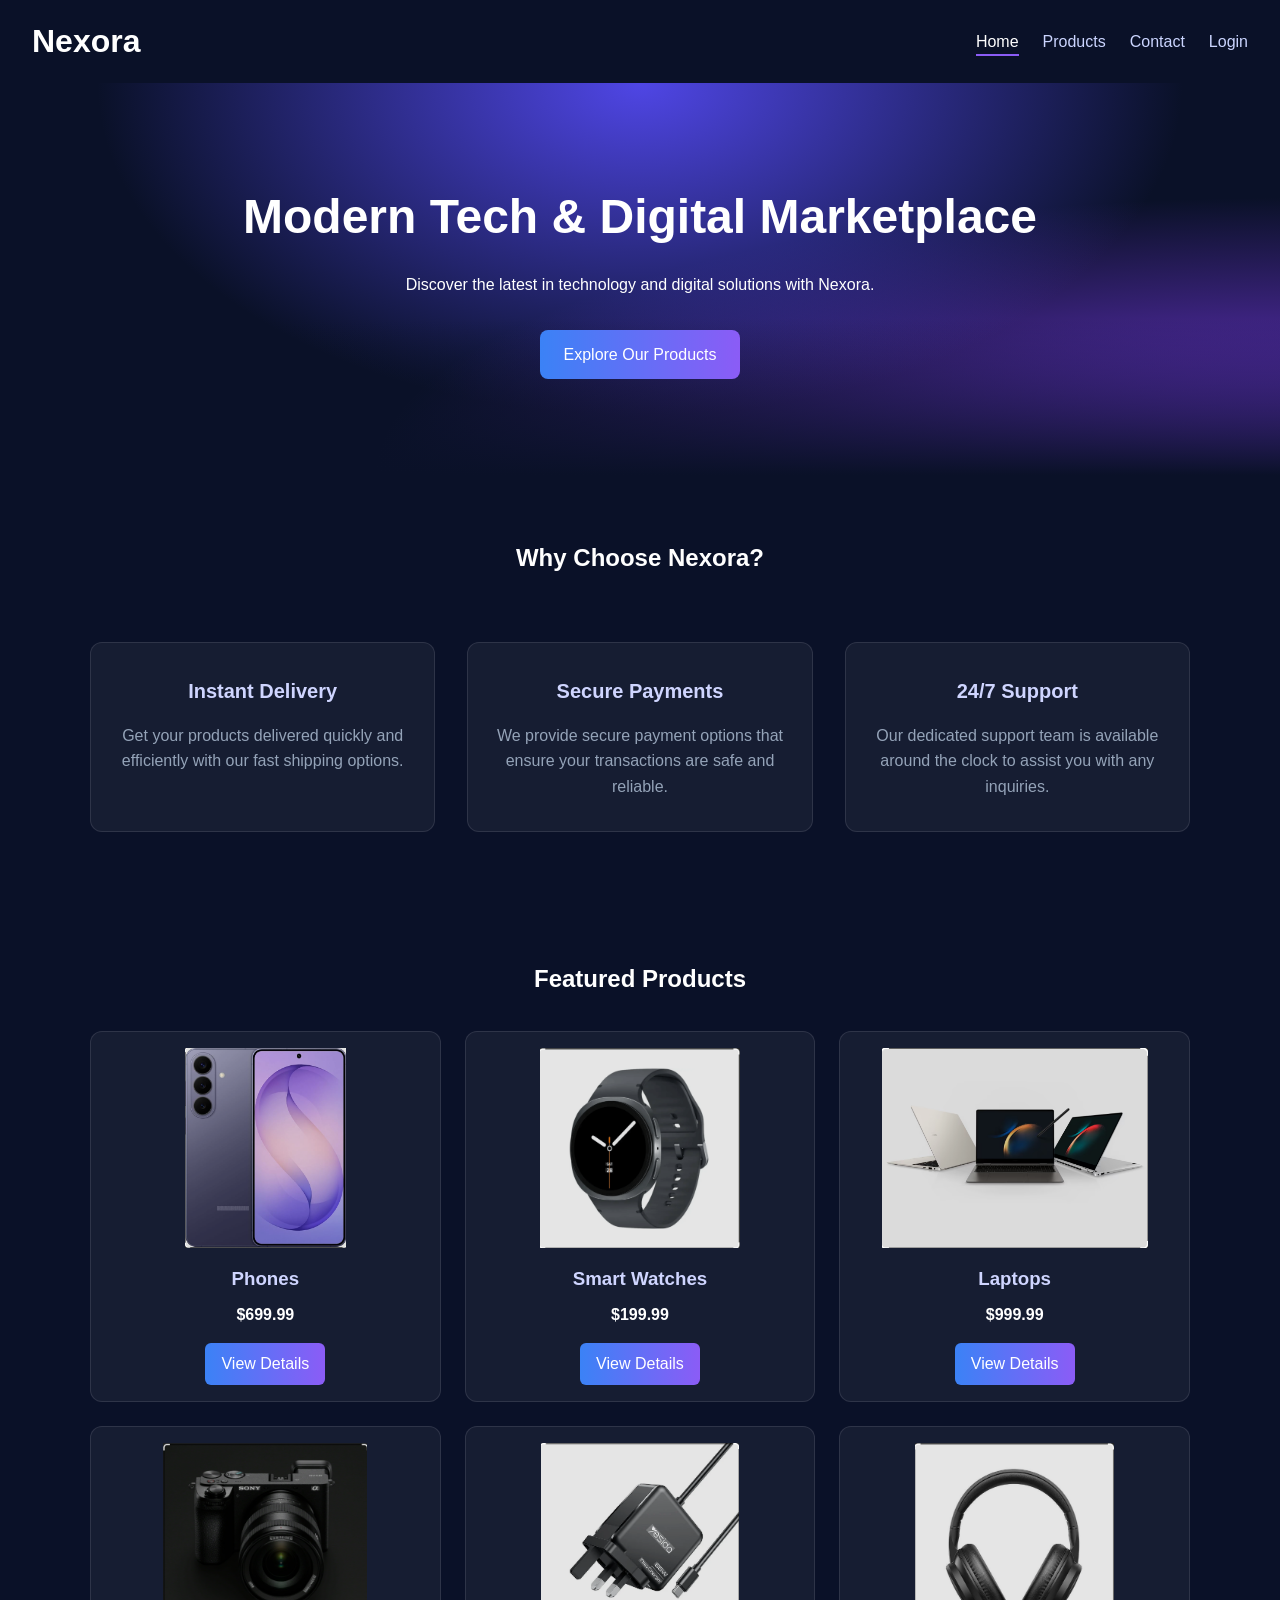
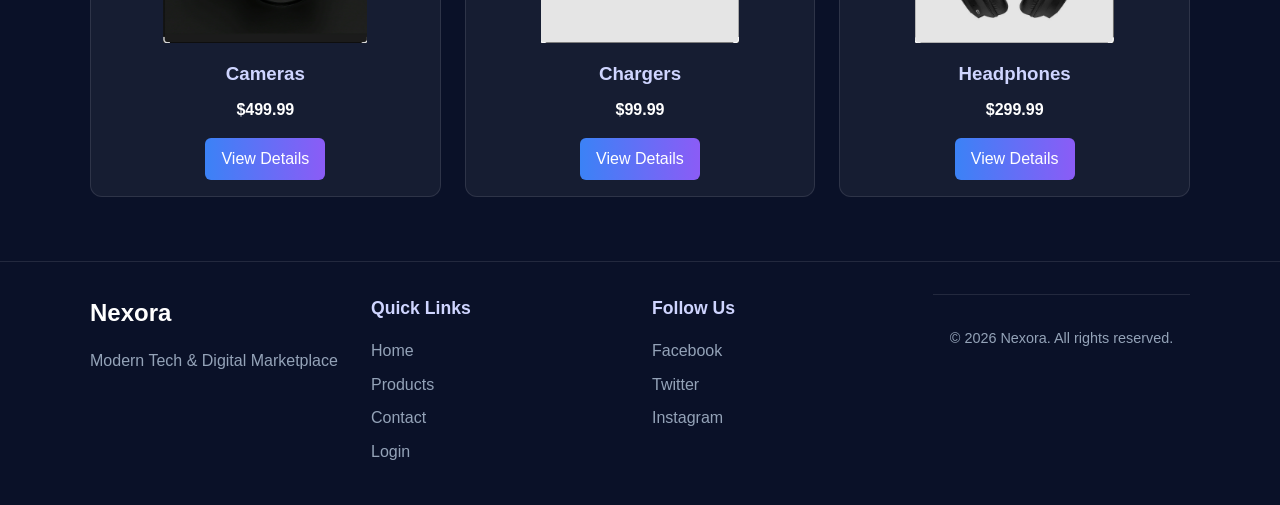
<file: index.html>
<!DOCTYPE html>
<html lang="en">
<head>
    <meta charset="UTF-8">
    <meta name="viewport" content="width=device-width, initial-scale=1.0">
    <title>Nexora - Modern Tech & Digital Marketplace</title>
    <link rel="stylesheet" href="./css/style.css">
    <link rel="stylesheet" href="./css/responsive.css">
</head>
<body>
    <header class="navbar">
        <h1 class="logo">Nexora</h1>
        <nav>
            <ul class="nav-links">
                <li><a href="./index.html" class="active">Home</a></li>
                <li><a href="./products.html">Products</a></li>
                <li><a href="./contact.html">Contact</a></li>
                <li><a href="./login.html">Login</a></li>
            </ul>
        </nav>
    </header>
    <main>
        <section class="hero">
            <h1>Modern Tech & Digital Marketplace</h1>
            <p>Discover the latest in technology and digital solutions with Nexora.</p>
            <a href="./products.html" class="btn">Explore Our Products</a>
        </section>
        <section class="features">
            <h2>Why Choose Nexora?</h2>
            <div class="features-grid">
                <div class="card">
                    <h3>Instant Delivery</h3>
                    <p>Get your products delivered quickly and efficiently with our fast shipping options.</p>
                </div>
                <div class="card">
                    <h3>Secure Payments</h3>
                    <p>We provide secure payment options that ensure your transactions are safe and reliable.</p>
                </div>
                <div class="card">
                    <h3>24/7 Support</h3>
                    <p>Our dedicated support team is available around the clock to assist you with any inquiries.</p>
                </div>
            </div>
        </section>
        <section class="products-preview">
            <h2>Featured Products</h2>
            <div class="products-grid">
                <div class="product-card">
                    <div class="product-image"><img src="./images/products/yep.png" alt="Phones"></div>
                    <h3>Phones</h3>
                    <p class="price">$699.99</p>
                    <a href="./product-details.html" class="btn-small">View Details</a>
                </div>
                <div class="product-card">
                    <div class="product-image"><img src="./images/products/smart-watch.png" alt="Smart Watches"></div>
                    <h3>Smart Watches</h3>
                    <p class="price">$199.99</p>
                    <a href="./product-details.html" class="btn-small">View Details</a>
                </div>
                <div class="product-card">
                    <div class="product-image"><img src="./images/products/laptop.png" alt="Laptops"></div>
                    <h3>Laptops</h3>
                    <p class="price">$999.99</p>
                    <a href="./product-details.html" class="btn-small">View Details</a>
                </div>
                <div class="product-card">
                    <div class="product-image"><img src="./images/products/camera.png" alt="Cameras"></div>
                    <h3>Cameras</h3>
                    <p class="price">$499.99</p>
                    <a href="./product-details.html" class="btn-small">View Details</a>
                </div>
                  <div class="product-card">
                    <div class="product-image"><img src="./images/products/charger.png" alt="Cameras"></div>
                    <h3>Chargers</h3>
                    <p class="price">$99.99</p>
                    <a href="./product-details.html" class="btn-small">View Details</a>
                </div>
                  <div class="product-card">
                    <div class="product-image"><img src="./images/products/headphones.png" alt="Cameras"></div>
                    <h3>Headphones</h3>
                    <p class="price">$299.99</p>
                    <a href="./product-details.html" class="btn-small">View Details</a>
                </div>
            </div>
        </section>
    </main>
    <footer class="footer">
      <div class="footer-grid">
        <div class="footer-col">
            <h3 class="footer-logo">Nexora</h3>
            <p>Modern Tech & Digital Marketplace</p>
        </div>
        <div class="footer-col">
            <h4>Quick Links</h4>
            <ul>
                <li><a href="./index.html">Home</a></li>
                <li><a href="./products.html">Products</a></li>
                <li><a href="./contact.html">Contact</a></li>
                <li><a href="./login.html">Login</a></li>
            </ul>
        </div>
        <div class="footer-col">
            <h4>Follow Us</h4>
            <ul>
                <li><a href="#">Facebook</a></li>
                <li><a href="#">Twitter</a></li>
                <li><a href="#">Instagram</a></li>
            </ul>
      </div>

      <p class="copyright">&copy; 2026 Nexora. All rights reserved.</p>
    </footer>
</body>
</html>
</file>
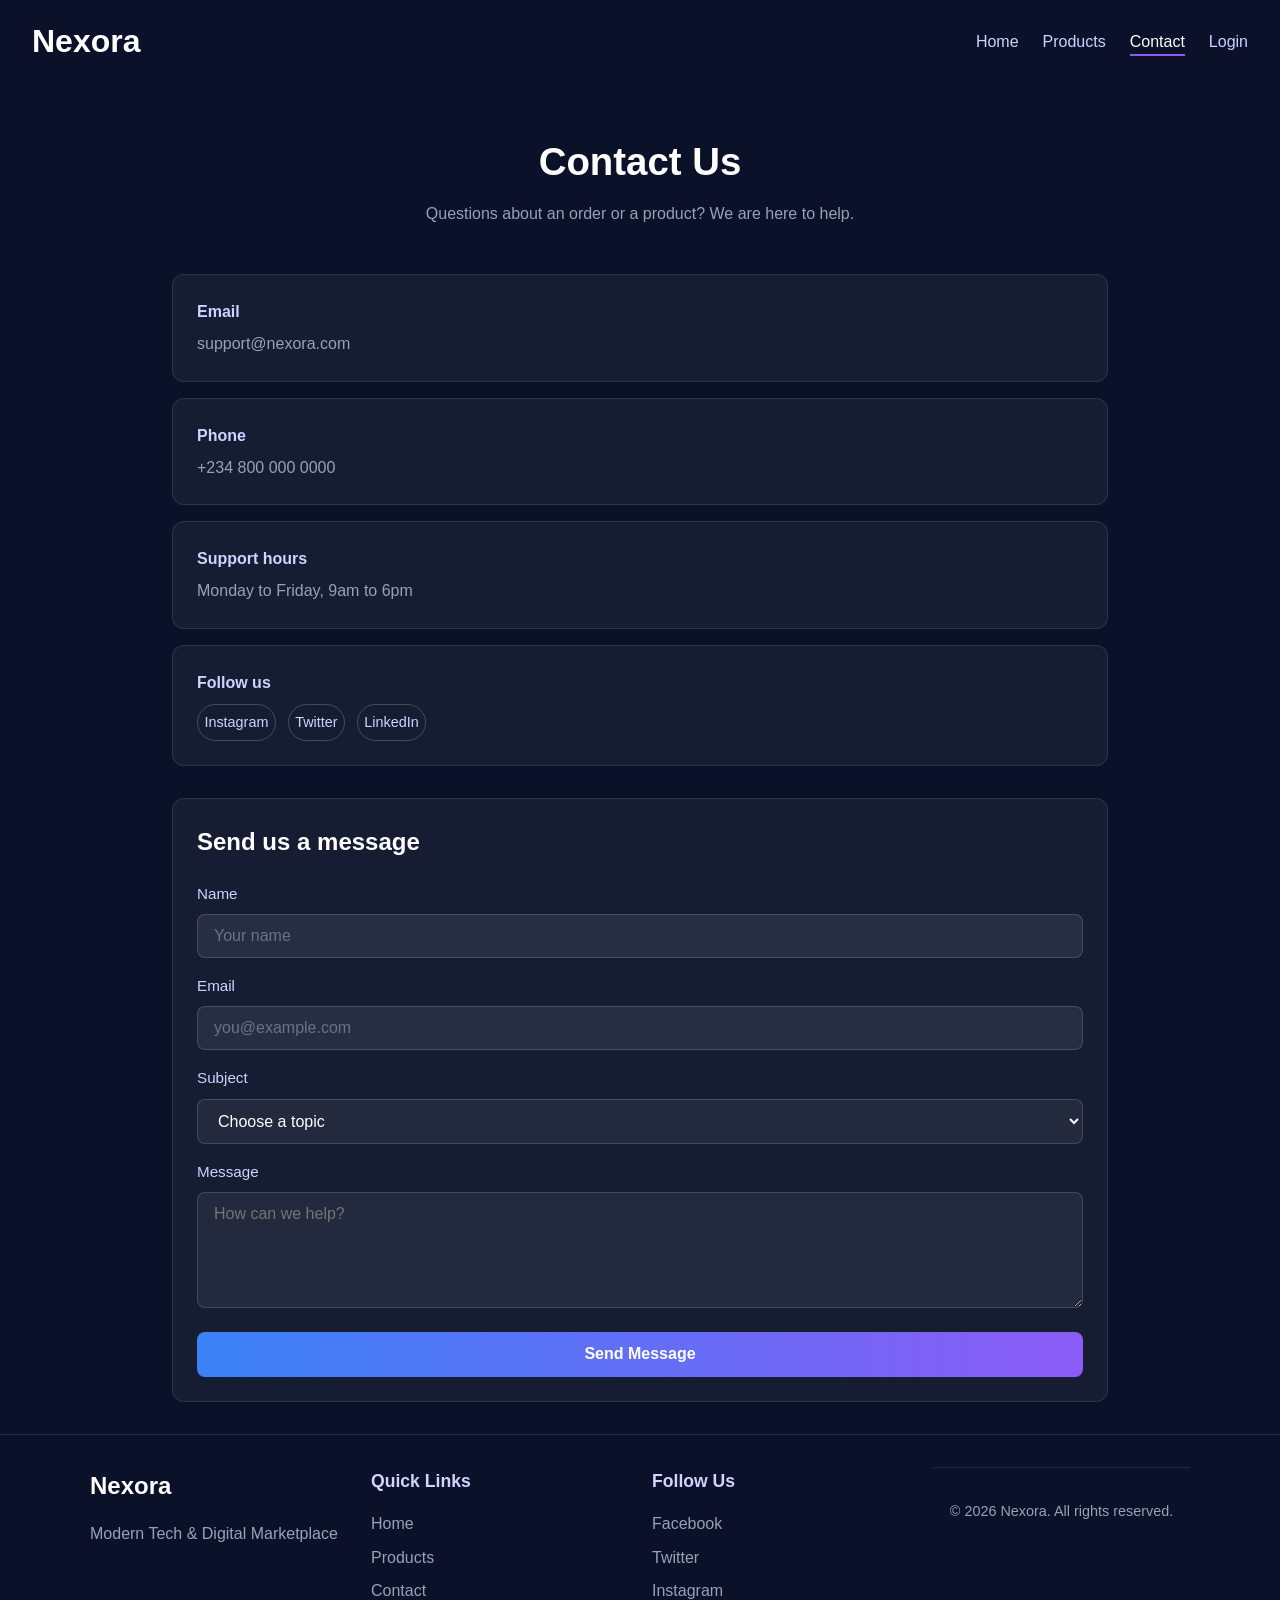
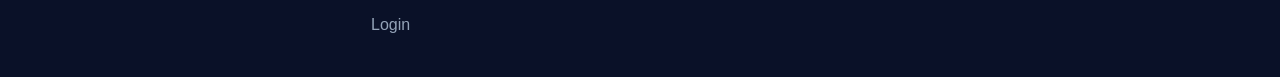
<file: contact.html>
<!DOCTYPE html>
<html lang="en">
<head>
    <meta charset="UTF-8">
    <meta name="viewport" content="width=device-width, initial-scale=1.0">
    <title>Contact | Nexora</title>
    <link rel="stylesheet" href="css/style.css">
    <link rel="stylesheet" href="css/auth.css">
    <link rel="stylesheet" href="css/responsive.css">
</head>
<body>
    <header class="navbar">
        <h1 class="logo">Nexora</h1>
        <nav>
            <ul class="nav-links">
                <li><a href="./index.html">Home</a></li>
                <li><a href="./products.html">Products</a></li>
                <li><a href="./contact.html" class="active">Contact</a></li>
                <li><a href="./login.html">Login</a></li>
            </ul>
        </nav>
    </header>

  <main>
    <section class="page-header">
      <h1>Contact Us</h1>
      <p>Questions about an order or a product? We are here to help.</p>
    </section>

    <section class="contact-layout">

      <div class="contact-info">
        <div class="contact-card">
          <h3>Email</h3>
          <p><a href="mailto:support@nexora.com">support@nexora.com</a></p>
        </div>

        <div class="contact-card">
          <h3>Phone</h3>
          <p><a href="tel:+2348000000000">+234 800 000 0000</a></p>
        </div>

        <div class="contact-card">
          <h3>Support hours</h3>
          <p>Monday to Friday, 9am to 6pm</p>
        </div>

        <div class="contact-card">
          <h3>Follow us</h3>
          <div class="socials">
            <a href="#" class="chip">Instagram</a>
            <a href="#" class="chip">Twitter</a>
            <a href="#" class="chip">LinkedIn</a>
          </div>
        </div>
      </div>

      <div class="contact-card">
        <h2>Send us a message</h2>
        <form action="#" method="post">
          <div class="form-row">
            <div class="form-group">
              <label for="contact-name">Name</label>
              <input type="text" id="contact-name" placeholder="Your name" autocomplete="name" required>
            </div>
            <div class="form-group">
              <label for="contact-email">Email</label>
              <input type="email" id="contact-email" placeholder="you@example.com" autocomplete="email" required>
            </div>
          </div>

          <div class="form-group">
            <label for="subject">Subject</label>
            <select id="subject" required>
              <option value="" disabled selected>Choose a topic</option>
              <option>Order issue</option>
              <option>Product question</option>
              <option>Account help</option>
              <option>Other</option>
            </select>
          </div>

          <div class="form-group">
            <label for="message">Message</label>
            <textarea id="message" rows="5" placeholder="How can we help?" required></textarea>
          </div>

          <button type="submit" class="auth-btn">Send Message</button>
        </form>
      </div>

    </section>
    <footer class="footer">
      <div class="footer-grid">
        <div class="footer-col">
            <h3 class="footer-logo">Nexora</h3>
            <p>Modern Tech & Digital Marketplace</p>
        </div>
        <div class="footer-col">
            <h4>Quick Links</h4>
            <ul>
                <li><a href="./index.html">Home</a></li>
                <li><a href="./products.html">Products</a></li>
                <li><a href="./contact.html">Contact</a></li>
                <li><a href="./login.html">Login</a></li>
            </ul>
        </div>
        <div class="footer-col">
            <h4>Follow Us</h4>
            <ul>
                <li><a href="#">Facebook</a></li>
                <li><a href="#">Twitter</a></li>
                <li><a href="#">Instagram</a></li>
            </ul>
      </div>

      <p class="copyright">&copy; 2026 Nexora. All rights reserved.</p>
    </footer>

</body>
</html>
</file>
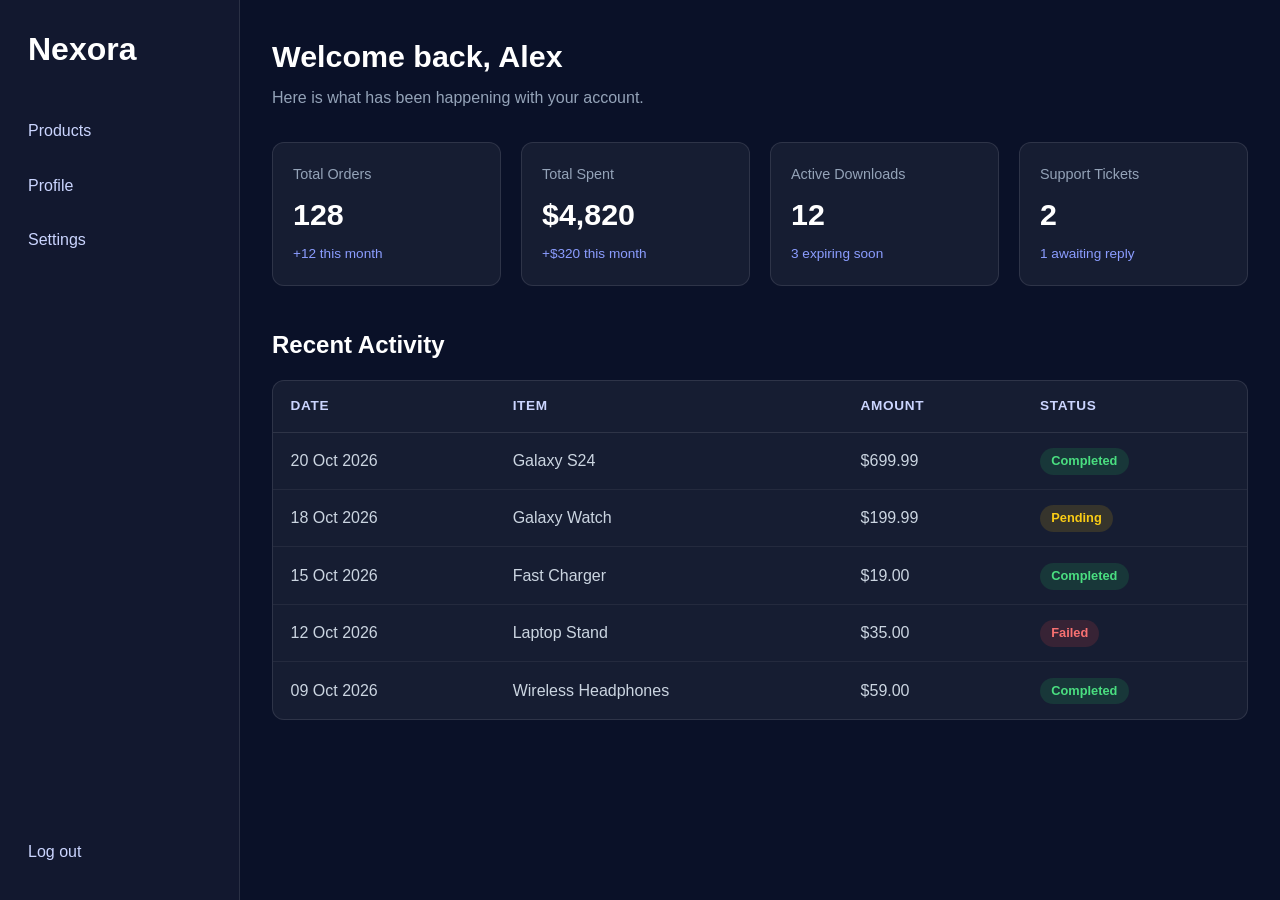
<file: dashboard.html>
<!DOCTYPE html>
<html lang="en">
<head>
    <meta charset="UTF-8">
    <meta name="viewport" content="width=device-width, initial-scale=1.0">
    <title>Dashboard | Nexora</title>
    <link rel="stylesheet" href="css/style.css">
    <link rel="stylesheet" href="css/dashboard.css">
    <link rel="stylesheet" href="css/responsive.css">
</head>
<body>
  <div class="dashboard">

    <aside class="sidebar">
      <a href="./dashboard.html" class="logo">Nexora</a>

      <nav class="side-nav">
        <ul>
          <li><a href="products.html">Products</a></li>
          <li><a href="profile.html">Profile</a></li>
          <li><a href="settings.html">Settings</a></li>
        </ul>
      </nav>

      <a href="login.html" class="logout">Log out</a>
    </aside>

    <main class="content">
      <section class="welcome">
        <h1>Welcome back, Alex</h1>
        <p>Here is what has been happening with your account.</p>
      </section>

      <section class="stats-grid">
        <div class="stat-card">
          <p class="stat-label">Total Orders</p>
          <p class="stat-value">128</p>
          <p class="stat-note">+12 this month</p>
        </div>
        <div class="stat-card">
          <p class="stat-label">Total Spent</p>
          <p class="stat-value">$4,820</p>
          <p class="stat-note">+$320 this month</p>
        </div>
        <div class="stat-card">
          <p class="stat-label">Active Downloads</p>
          <p class="stat-value">12</p>
          <p class="stat-note">3 expiring soon</p>
        </div>
        <div class="stat-card">
          <p class="stat-label">Support Tickets</p>
          <p class="stat-value">2</p>
          <p class="stat-note">1 awaiting reply</p>
        </div>
      </section>

      <section class="activity">
        <h2>Recent Activity</h2>
        <div class="table-wrap">
          <table>
            <thead>
              <tr>
                <th scope="col">Date</th>
                <th scope="col">Item</th>
                <th scope="col">Amount</th>
                <th scope="col">Status</th>
              </tr>
            </thead>
            <tbody>
              <tr>
                <td>20 Oct 2026</td>
                <td>Galaxy S24</td>
                <td>$699.99</td>
                <td><span class="badge completed">Completed</span></td>
              </tr>
              <tr>
                <td>18 Oct 2026</td>
                <td>Galaxy Watch</td>
                <td>$199.99</td>
                <td><span class="badge pending">Pending</span></td>
              </tr>
              <tr>
                <td>15 Oct 2026</td>
                <td>Fast Charger</td>
                <td>$19.00</td>
                <td><span class="badge completed">Completed</span></td>
              </tr>
              <tr>
                <td>12 Oct 2026</td>
                <td>Laptop Stand</td>
                <td>$35.00</td>
                <td><span class="badge failed">Failed</span></td>
              </tr>
              <tr>
                <td>09 Oct 2026</td>
                <td>Wireless Headphones</td>
                <td>$59.00</td>
                <td><span class="badge completed">Completed</span></td>
              </tr>
            </tbody>
          </table>
        </div>
      </section>
    </main>

  </div>
</body>
</html>
</file>
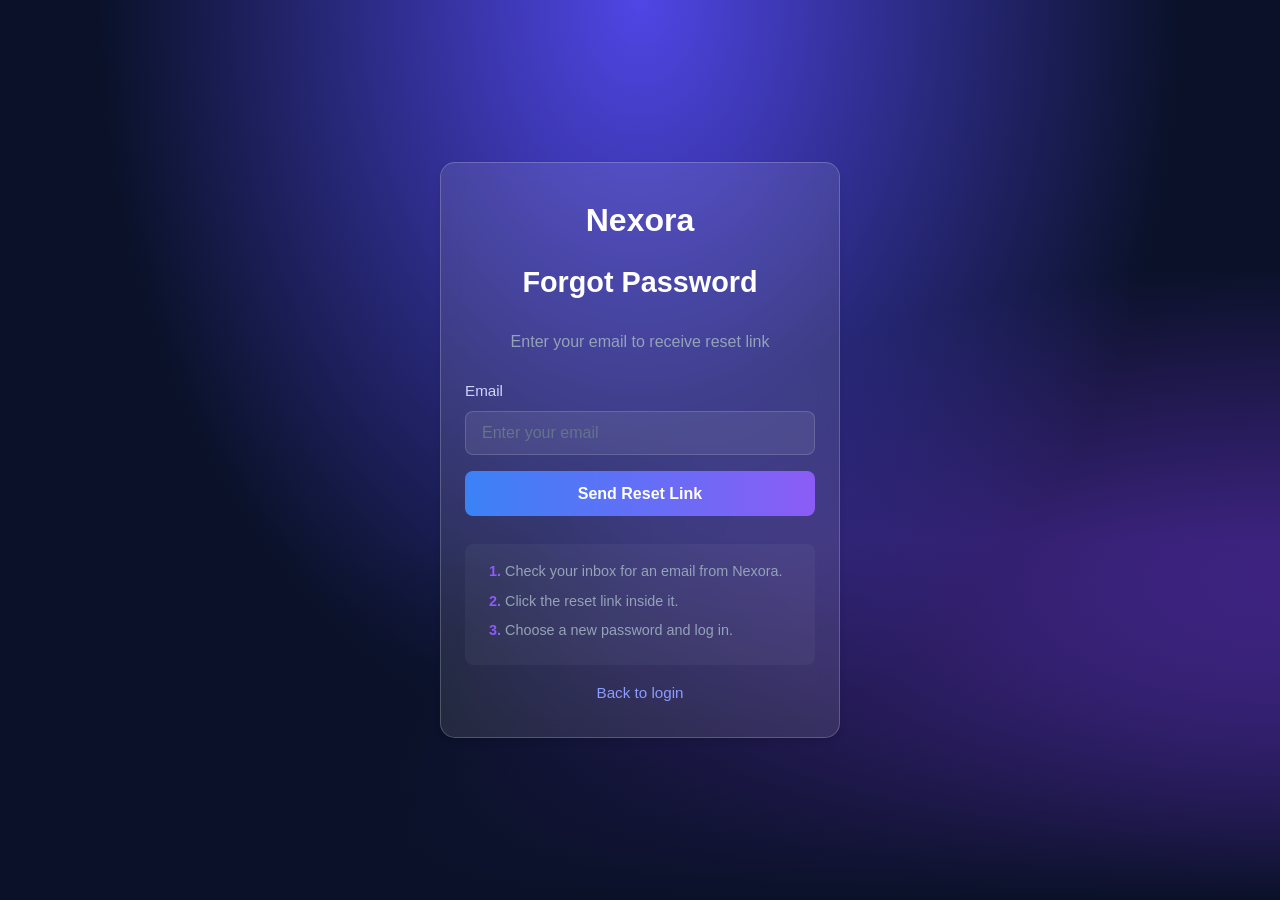
<file: forgot-password.html>
<!DOCTYPE html>
<html lang="en">
<head>
    <meta charset="UTF-8">
    <meta name="viewport" content="width=device-width, initial-scale=1.0">
    <title>Forgot Password - Nexora</title>
    <link rel="stylesheet" href="./css/auth.css">
    <link rel="stylesheet" href="./css/style.css">
    <link rel="stylesheet" href="./css/responsive.css">
</head>
<body class="auth-page">
    <main class="auth-card">
        <a href="index.html" class="logo">Nexora</a>
        <h1>Forgot Password</h1>
        <p class="auth-sub">Enter your email to receive reset link</p>
        <form action="#" method="post">
            <div class="form-group">
                <label for="email">Email</label>
                <input type="text" id="email" name="email" placeholder="Enter your email">
            </div>
            <button type="submit" class="auth-btn">Send Reset Link</button>
        </form>
        <ol class="reset-step">
            <li>Check your inbox for an email from Nexora.</li>
            <li>Click the reset link inside it.</li>
            <li>Choose a new password and log in.</li>
        </ol>
        <p class="auth-switch"><a href="login.html">Back to login</a></p>
    </main>
</body>
</html>
</file>
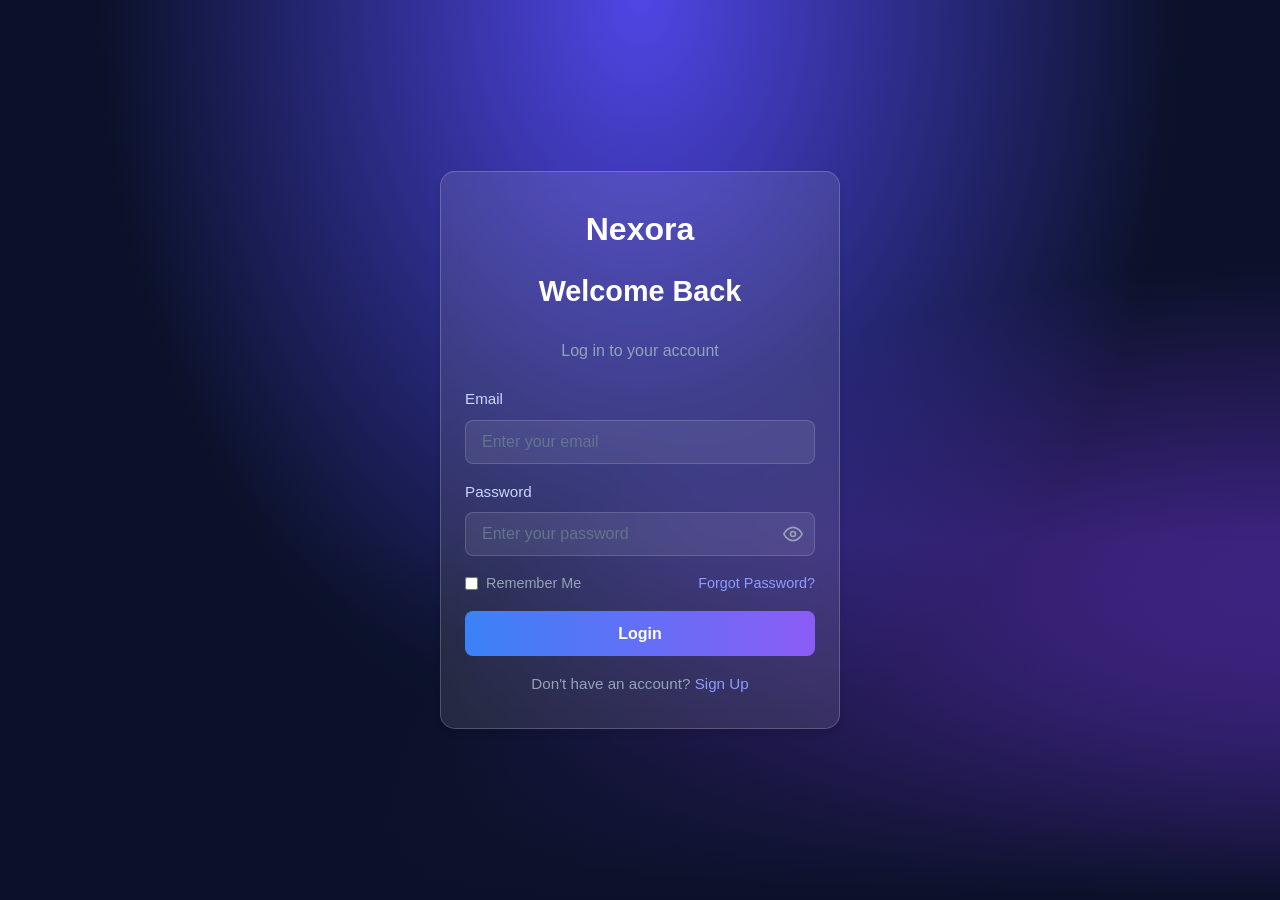
<file: login.html>
<!DOCTYPE html>
<html lang="en">
<head>
    <meta charset="UTF-8">
    <meta name="viewport" content="width=device-width, initial-scale=1.0">
    <title>Login - Nexora</title>
    <link rel="stylesheet" href="./css/style.css">
    <link rel="stylesheet" href="./css/auth.css">
    <link rel="stylesheet" href="./css/responsive.css">
</head>
<body class="auth-page">
    <main class="auth-card">
        <h2 class="logo"><a href="index.html">Nexora</h2></a>
        <h1>Welcome Back</h1>
        <p class="auth-sub">Log in to your account</p>
        <form action="dashboard.html" method="get">
            <div class="form-group">
                <label for="email">Email</label>
                 <input type="email" id="email" placeholder="Enter your email" required>
            </div>
            <div class="form-group">
                <label for="password">Password</label>
                <div class="input-wrap">
                    <input type="password" id="password" placeholder="Enter your password" required>
                    <button type="button" class="toggle-password" aria-label="Show password">
                        <svg width="20" height="20" viewBox="0 0 24 24" fill="none" stroke="currentColor" stroke-width="2" stroke-linecap="round" stroke-linejoin="round">
                            <path d="M1 12s4-8 11-8 11 8 11 8-4 8-11 8-11-8-11-8z"></path>
                            <circle cx="12" cy="12" r="3"></circle>
                        </svg>
                    </button>
                </div>
            </div>
            <div class="form-options">
                <label class="remember">
                    <input type="checkbox" name="remember">
                        Remember Me
                </label>
                    <a href="./forgot-password.html">Forgot Password?</a>
            </div>
    
            <button type="submit" class="auth-btn">Login</button>
        
        </form>
            <p class="auth-switch">Don't have an account? <a href="./signup.html">Sign Up</a></p>
        
    </main>
</body>
</html>
</file>
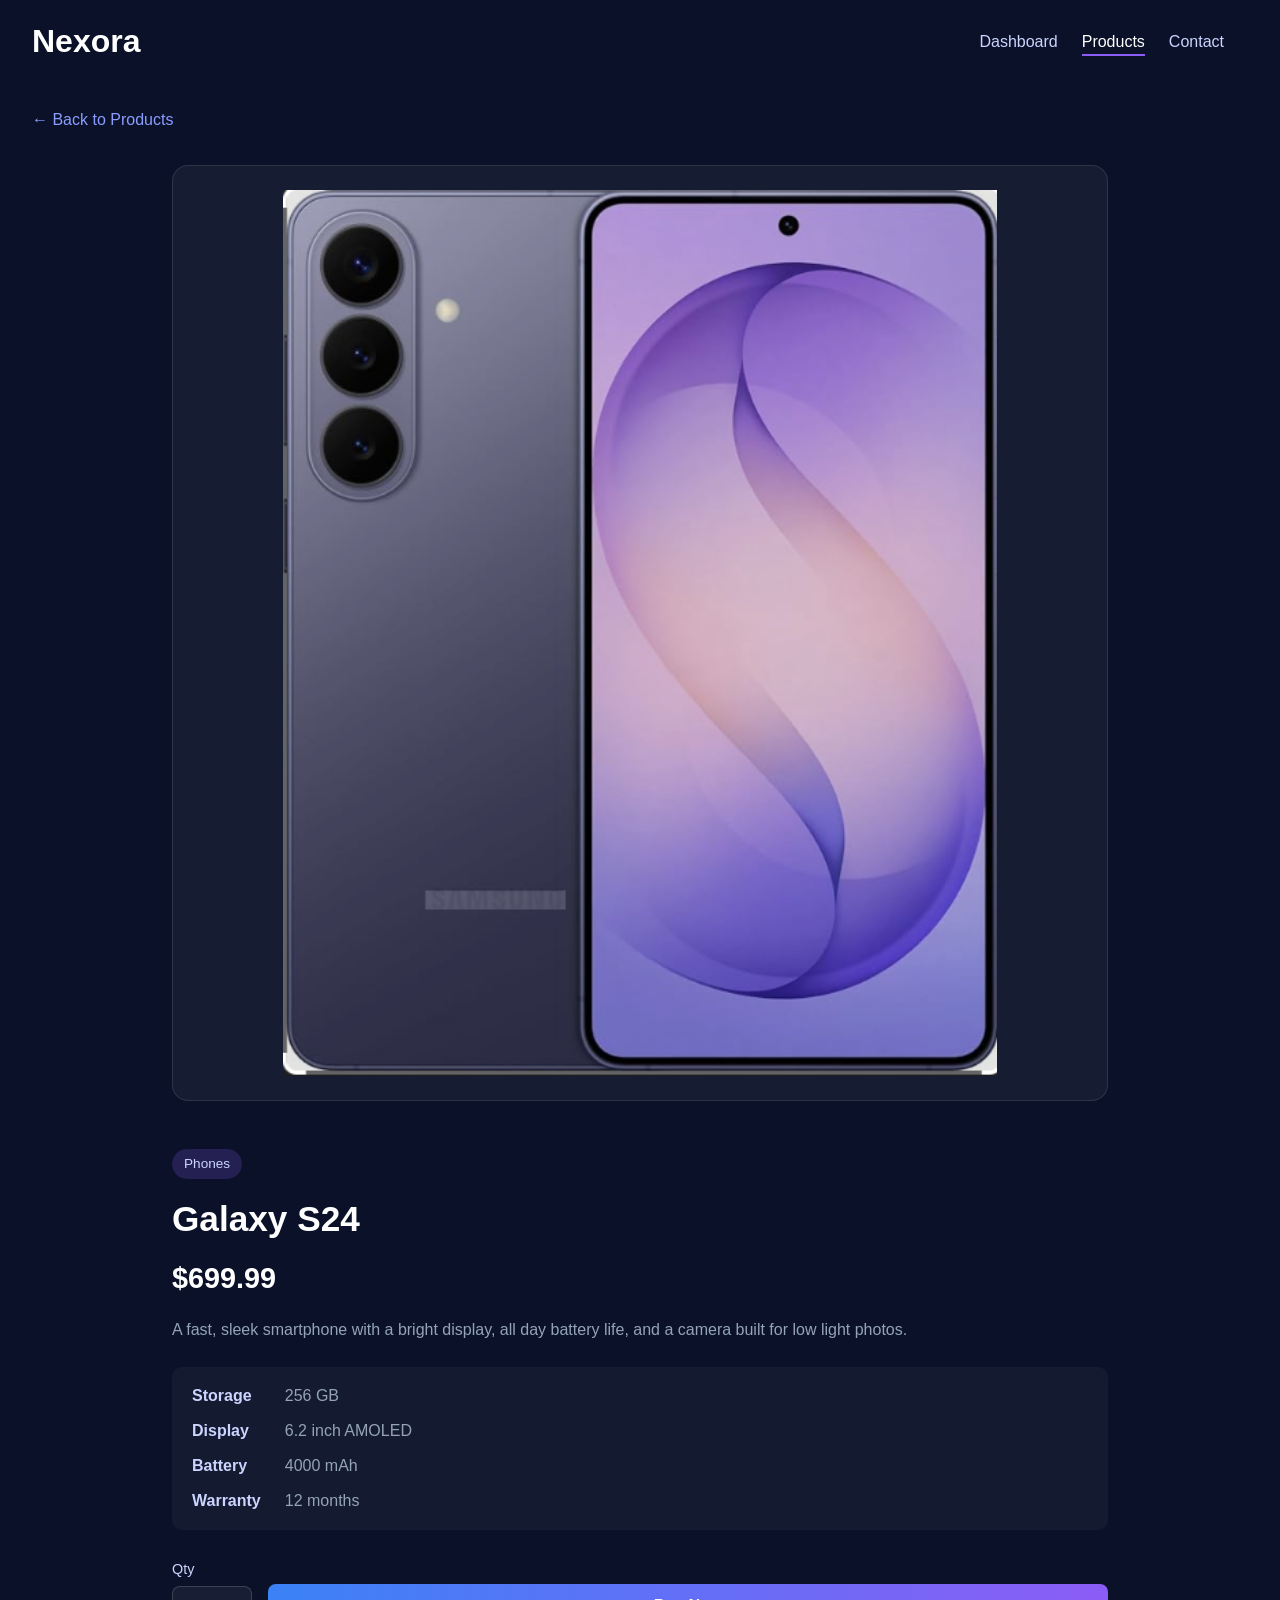
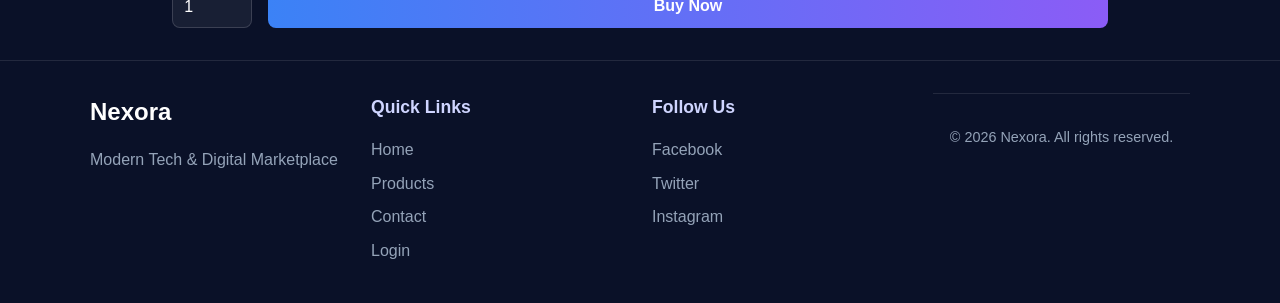
<file: product-details.html>
<!DOCTYPE html>
<html lang="en">
<head>
    <meta charset="UTF-8">
    <meta name="viewport" content="width=device-width, initial-scale=1.0">
    <title>Product Details - Nexora</title>
    <link rel="stylesheet" href="./css/auth.css">
    <link rel="stylesheet" href="./css/style.css">
    <link rel="stylesheet" href="css/responsive.css">
</head>
<body>
    <header class="navbar">
        <a href="dashboard.html" class="logo">Nexora</a>
        <nav>
            <ul class="nav-links">
                <li><a href="dashboard.html">Dashboard</a></li>
                <li><a href="./products.html" class="active">Products</a></li>
                <li><a href="./contact.html">Contact</a></li>
                <li><a href="./login.html"></a></li>
            </ul>
        </nav>
    </header>
    <main>
        <a href="./products.html" class="back-link">&larr; Back to Products</a>
        <section class="product-detail">
            <div class="detail-image">
                <img src="./images/products/yep.png" alt="Galaxy S24">
            </div>
            <div class="detail-info">
                <span class="tag">Phones</span>
                <h1>Galaxy S24</h1>
                <p class="detail-price">$699.99</p>
                <p class="detail-desc">
                    A fast, sleek smartphone with a bright display, all day battery life,
                    and a camera built for low light photos.
                </p>
                <dl class="specs">
                    <dt>Storage</dt>
                    <dd>256 GB</dd>
                    <dt>Display</dt>
                    <dd>6.2 inch AMOLED</dd>
                    <dt>Battery</dt>
                    <dd>4000 mAh</dd>
                    <dt>Warranty</dt>
                    <dd>12 months</dd>
                </dl>
                <div class="buy-row">
                    <div class="qty">
                        <label for="qty">Qty</label>
                        <input type="number" name="qty" id="qty" value="1" min="1" max="10">
                    </div>
                    <button type="button" class="buy-btn">Buy Now</button>
                </div>
            </div>
        </section>
    </main>
    <footer class="footer">
      <div class="footer-grid">
        <div class="footer-col">
            <h3 class="footer-logo">Nexora</h3>
            <p>Modern Tech & Digital Marketplace</p>
        </div>
        <div class="footer-col">
            <h4>Quick Links</h4>
            <ul>
                <li><a href="./index.html">Home</a></li>
                <li><a href="./products.html">Products</a></li>
                <li><a href="./contact.html">Contact</a></li>
                <li><a href="./login.html">Login</a></li>
            </ul>
        </div>
        <div class="footer-col">
            <h4>Follow Us</h4>
            <ul>
                <li><a href="#">Facebook</a></li>
                <li><a href="#">Twitter</a></li>
                <li><a href="#">Instagram</a></li>
            </ul>
      </div>

      <p class="copyright">&copy; 2026 Nexora. All rights reserved.</p>
    </footer>
</body>
</html>
</file>
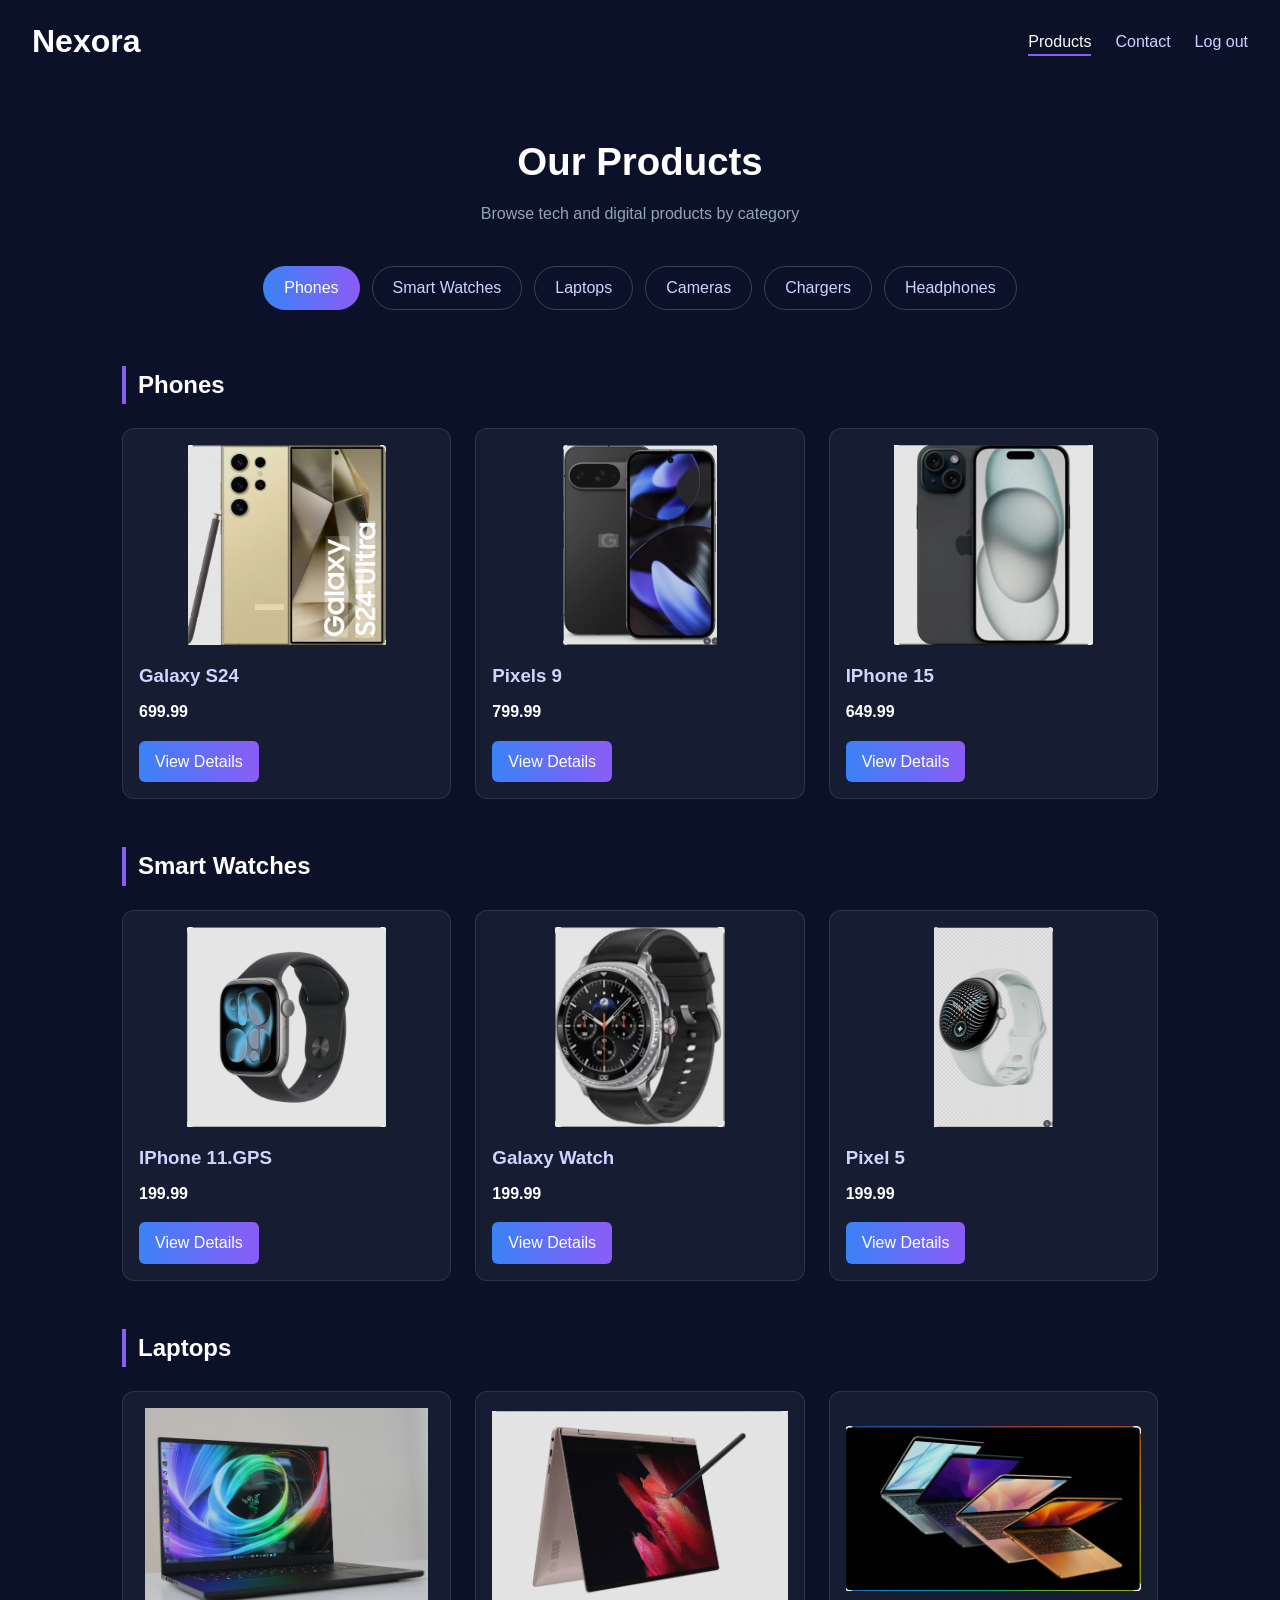
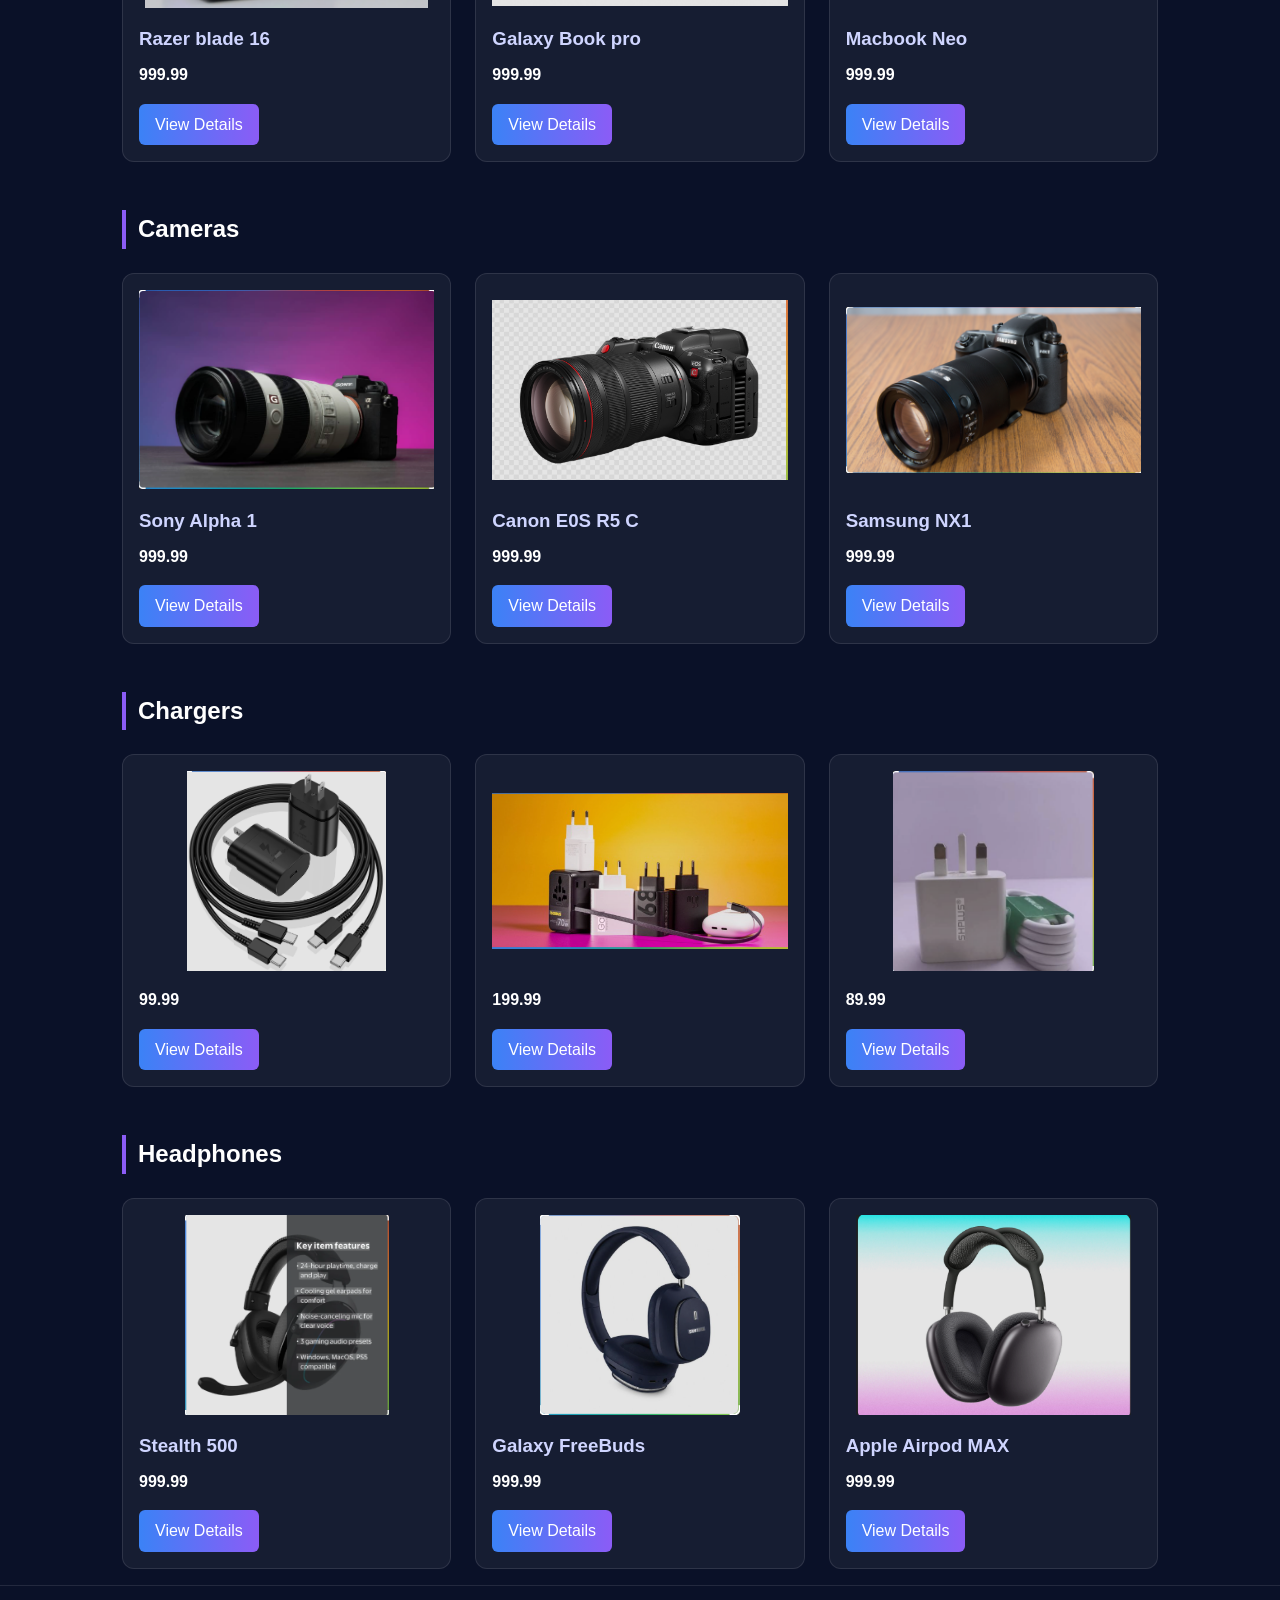
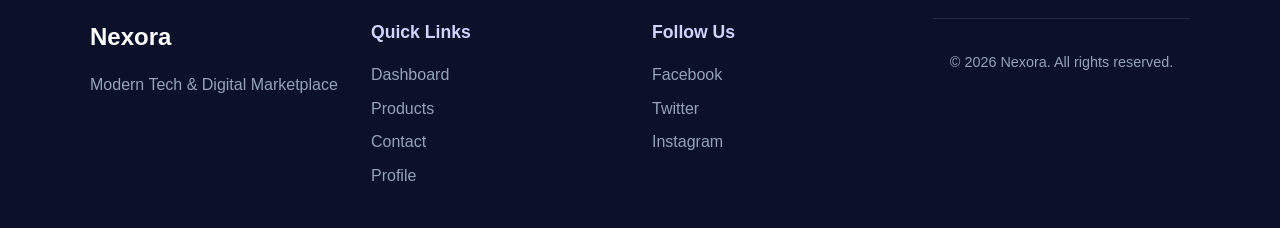
<file: products.html>
<!DOCTYPE html>
<html lang="en">
<head>
    <meta charset="UTF-8">
    <meta name="viewport" content="width=device-width, initial-scale=1.0">
    <title>Proucts - Nexora</title>
    <link rel="stylesheet" href="./css/auth.css">
    <link rel="stylesheet" href="./css/style.css">
    <link rel="stylesheet" href="./css/responsive.css">
    <link rel="shortcut icon" href="" type="image/x-icon">
</head>
<body>
    <header class="navbar">
        <a href="./dashboard.html" class="logo" >Nexora</a>
        <nav>
            <ul class="nav-links">
                <li><a href="products.html" class="active">Products</a></li>
                <li><a href="contact.html">Contact</a></li>
                <li><a href="login.html">Log out</a></li>
            </ul>
        </nav>
    </header>
    <main>
        <section class="page-header">
            <h1>Our Products</h1>
            <p>Browse tech and digital products by category</p>
        </section>
        <nav class="category-bar" aria-label="Product category"> 
            <a href="#phones" class="chip active">Phones</a>
            <a href="#watches" class="chip">Smart Watches</a>
            <a href="#laptops" class="chip">Laptops</a>
            <a href="#cameras" class="chip">Cameras</a>
            <a href="#chargers" class="chip">Chargers</a>
            <a href="#headphones" class="chip">Headphones</a>
        </nav>
        <section class="product-section" id="phones">
            <h2>Phones</h2>
            <div class="products-grid">
                <article class="product-card">
                    <img src="./images/products/Galaxy S24.png" alt="Galaxy S24">
                    <h3>Galaxy S24</h3>
                    <p class="price">699.99</p>
                    <a href="product-details.html" class="btn-small">View Details</a>
                </article>
                <article class="product-card">
                    <img src="./images/products/Pixel 9.png" alt="Galaxy S24">
                    <h3>Pixels 9</h3>
                    <p class="price">799.99</p>
                    <a href="product-details.html" class="btn-small">View Details</a>
                </article>
                <article class="product-card">
                    <img src="./images/products/IPhone 15.png" alt="Galaxy S24">
                    <h3>IPhone 15</h3>
                    <p class="price">649.99</p>
                    <a href="product-details.html" class="btn-small">View Details</a>
                </article>
            </div>
        </section>
        <section class="product-section" id="watches">
            <h2>Smart Watches</h2>
            <div class="products-grid">
                <article class="product-card">
                    <img src="./images/products/11 gps.png" alt="Galaxy Watch">
                    <h3>IPhone 11.GPS</h3>
                    <p class="price">199.99</p>
                    <a href="product-details.html" class="btn-small">View Details</a>
                </article>
                  <article class="product-card">
                    <img src="images/products/Galaxy watch.png" alt="Galaxy Watch">
                    <h3>Galaxy Watch</h3>
                    <p class="price">199.99</p>
                    <a href="product-details.html" class="btn-small">View Details</a>
                </article>
                  <article class="product-card">
                    <img src="./images/products/Pixel 5.png" alt="Galaxy Watch">
                    <h3>Pixel 5</h3>
                    <p class="price">199.99</p>
                    <a href="product-details.html" class="btn-small">View Details</a>
                </article>
            </div>
        </section>
        <section class="product-section" id="laptops">
            <h2>Laptops</h2>
            <div class="products-grid">
                <article class="product-card">
                    <img src="./images/products/Razer balde 16.png" alt="Galaxy Book">
                    <h3>Razer blade 16</h3>
                    <p class="price">999.99</p>
                    <a href="product-details.html" class="btn-small">View Details</a>
                </article>
                 <article class="product-card">
                    <img src="./images/products/Galaxy book pro 390.png" alt="Galaxy Book">
                    <h3>Galaxy Book pro</h3>
                    <p class="price">999.99</p>
                    <a href="product-details.html" class="btn-small">View Details</a>
                </article>
                 <article class="product-card">
                    <img src="./images/products/Macbook Neo.png" alt="Galaxy Book">
                    <h3>Macbook Neo</h3>
                    <p class="price">999.99</p>
                    <a href="product-details.html" class="btn-small">View Details</a>
                </article>
            </div>
        </section>
                <section class="product-section" id="cameras">
            <h2>Cameras</h2>
            <div class="products-grid">
                <article class="product-card">
                    <img src="./images/products/Alpha 1.png" alt="Galaxy Book">
                    <h3>Sony Alpha 1</h3>
                    <p class="price">999.99</p>
                    <a href="product-details.html" class="btn-small">View Details</a>
                </article>
                 <article class="product-card">
                    <img src="./images/products/E0S R5.png" alt="Galaxy Book">
                    <h3>Canon E0S R5 C</h3>
                    <p class="price">999.99</p>
                    <a href="product-details.html" class="btn-small">View Details</a>
                </article>
                 <article class="product-card">
                    <img src="./images/products/NX1.png" alt="Galaxy Book">
                    <h3>Samsung NX1</h3>
                    <p class="price">999.99</p>
                    <a href="product-details.html" class="btn-small">View Details</a>
                </article>
            </div>
        </section>
                <section class="product-section" id="chargers">
            <h2>Chargers</h2>
            <div class="products-grid">
                <article class="product-card">
                    <img src="./images/products/Charger .png" alt="Galaxy Book">
                    <h3></h3>
                    <p class="price">99.99</p>
                    <a href="product-details.html" class="btn-small">View Details</a>
                </article>
                 <article class="product-card">
                    <img src="./images/products/Charger.2.png" alt="Galaxy Book">
                    <h3></h3>
                    <p class="price">199.99</p>
                    <a href="product-details.html" class="btn-small">View Details</a>
                </article>
                 <article class="product-card">
                    <img src="./images/products/Charger.3.png" alt="Galaxy Book">
                    <h3></h3>
                    <p class="price">89.99</p>
                    <a href="product-details.html" class="btn-small">View Details</a>
                </article>
            </div>
        </section>
                <section class="product-section" id="headphones">
            <h2>Headphones</h2>
            <div class="products-grid">
                <article class="product-card">
                    <img src="./images/products/Stealth 500.png" alt="Galaxy Book">
                    <h3>Stealth 500</h3>
                    <p class="price">999.99</p>
                    <a href="product-details.html" class="btn-small">View Details</a>
                </article>
                 <article class="product-card">
                    <img src="./images/products/FreeBuds.png" alt="Galaxy Book">
                    <h3>Galaxy FreeBuds</h3>
                    <p class="price">999.99</p>
                    <a href="product-details.html" class="btn-small">View Details</a>
                </article>
                 <article class="product-card">
                    <img src="./images/products/Airpod MAX.png" alt="Galaxy Book">
                    <h3>Apple Airpod MAX</h3>
                    <p class="price">999.99</p>
                    <a href="product-details.html" class="btn-small">View Details</a>
                </article>
            </div>
        </section>
    </main>
        <footer class="footer">
      <div class="footer-grid">
        <div class="footer-col">
            <h3 class="footer-logo">Nexora</h3>
            <p>Modern Tech & Digital Marketplace</p>
        </div>
        <div class="footer-col">
            <h4>Quick Links</h4>
            <ul>
                <li><a href="./dashboard.html">Dashboard</a></li>
                <li><a href="./products.html">Products</a></li>
                <li><a href="./contact.html">Contact</a></li>
                <li><a href="./profile.html">Profile</a></li>
            </ul>
        </div>
        <div class="footer-col">
            <h4>Follow Us</h4>
            <ul>
                <li><a href="#">Facebook</a></li>
                <li><a href="#">Twitter</a></li>
                <li><a href="#">Instagram</a></li>
            </ul>
      </div>

      <p class="copyright">&copy; 2026 Nexora. All rights reserved.</p>
    </footer>
</body>
</html>
</file>
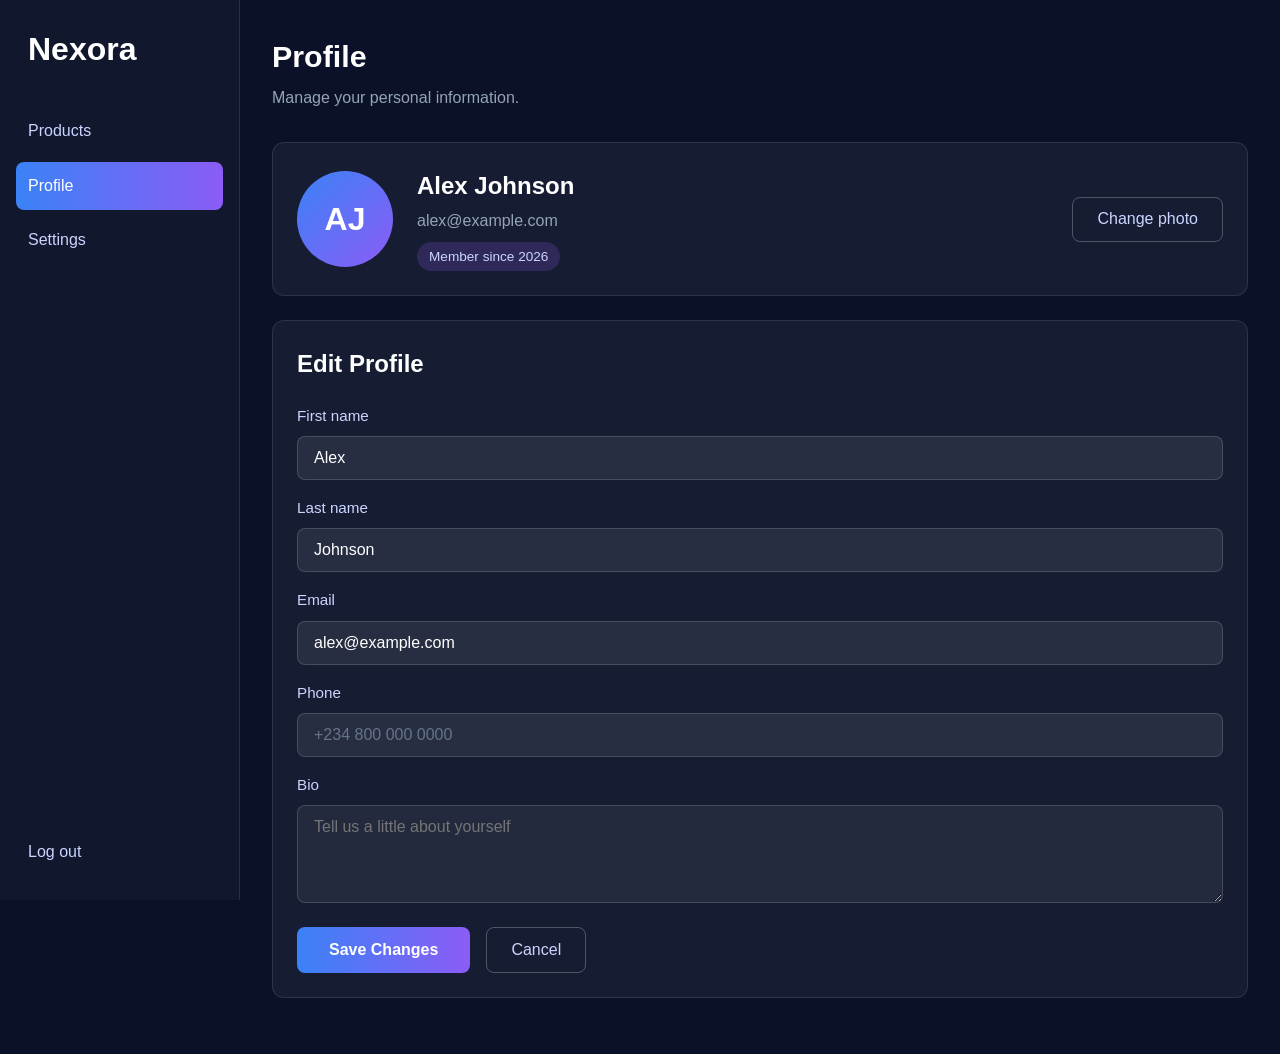
<file: profile.html>
<!DOCTYPE html>
<html lang="en">
<head>
    <meta charset="UTF-8">
    <meta name="viewport" content="width=device-width, initial-scale=1.0">
    <title>Profile | Nexora</title>
    <link rel="stylesheet" href="css/style.css">
    <link rel="stylesheet" href="css/auth.css">
    <link rel="stylesheet" href="css/dashboard.css">
    <link rel="stylesheet" href="css/responsive.css">
</head>
<body>
  <div class="dashboard">

    <aside class="sidebar">
      <a href="./dashboard.html" class="logo">Nexora</a>
      <nav class="side-nav">
        <ul>
          <li><a href="products.html">Products</a></li>
          <li><a href="profile.html" class="active">Profile</a></li>
          <li><a href="settings.html">Settings</a></li>
        </ul>
      </nav>
      <a href="login.html" class="logout">Log out</a>
    </aside>

    <main class="content">
      <section class="welcome">
        <h1>Profile</h1>
        <p>Manage your personal information.</p>
      </section>

      <section class="panel profile-header">
        <div class="avatar">AJ</div>
        <div class="profile-meta">
          <h2>Alex Johnson</h2>
          <p>alex@example.com</p>
          <span class="tag">Member since 2026</span>
        </div>
        <button type="button" class="ghost-btn">Change photo</button>
      </section>

      <section class="panel">
        <h2>Edit Profile</h2>
        <form action="#" method="post" class="profile-form">
          <div class="form-row">
            <div class="form-group">
              <label for="first-name">First name</label>
              <input type="text" id="first-name" value="Alex">
            </div>
            <div class="form-group">
              <label for="last-name">Last name</label>
              <input type="text" id="last-name" value="Johnson">
            </div>
          </div>

          <div class="form-row">
            <div class="form-group">
              <label for="email">Email</label>
              <input type="email" id="email" value="alex@example.com">
            </div>
            <div class="form-group">
              <label for="phone">Phone</label>
              <input type="tel" id="phone" placeholder="+234 800 000 0000">
            </div>
          </div>

          <div class="form-group">
            <label for="bio">Bio</label>
            <textarea id="bio" rows="4" placeholder="Tell us a little about yourself"></textarea>
          </div>

          <div class="form-actions">
            <button type="submit" class="auth-btn">Save Changes</button>
            <button type="reset" class="ghost-btn">Cancel</button>
          </div>
        </form>
      </section>
    </main>

  </div>
</body>
</html>
</file>
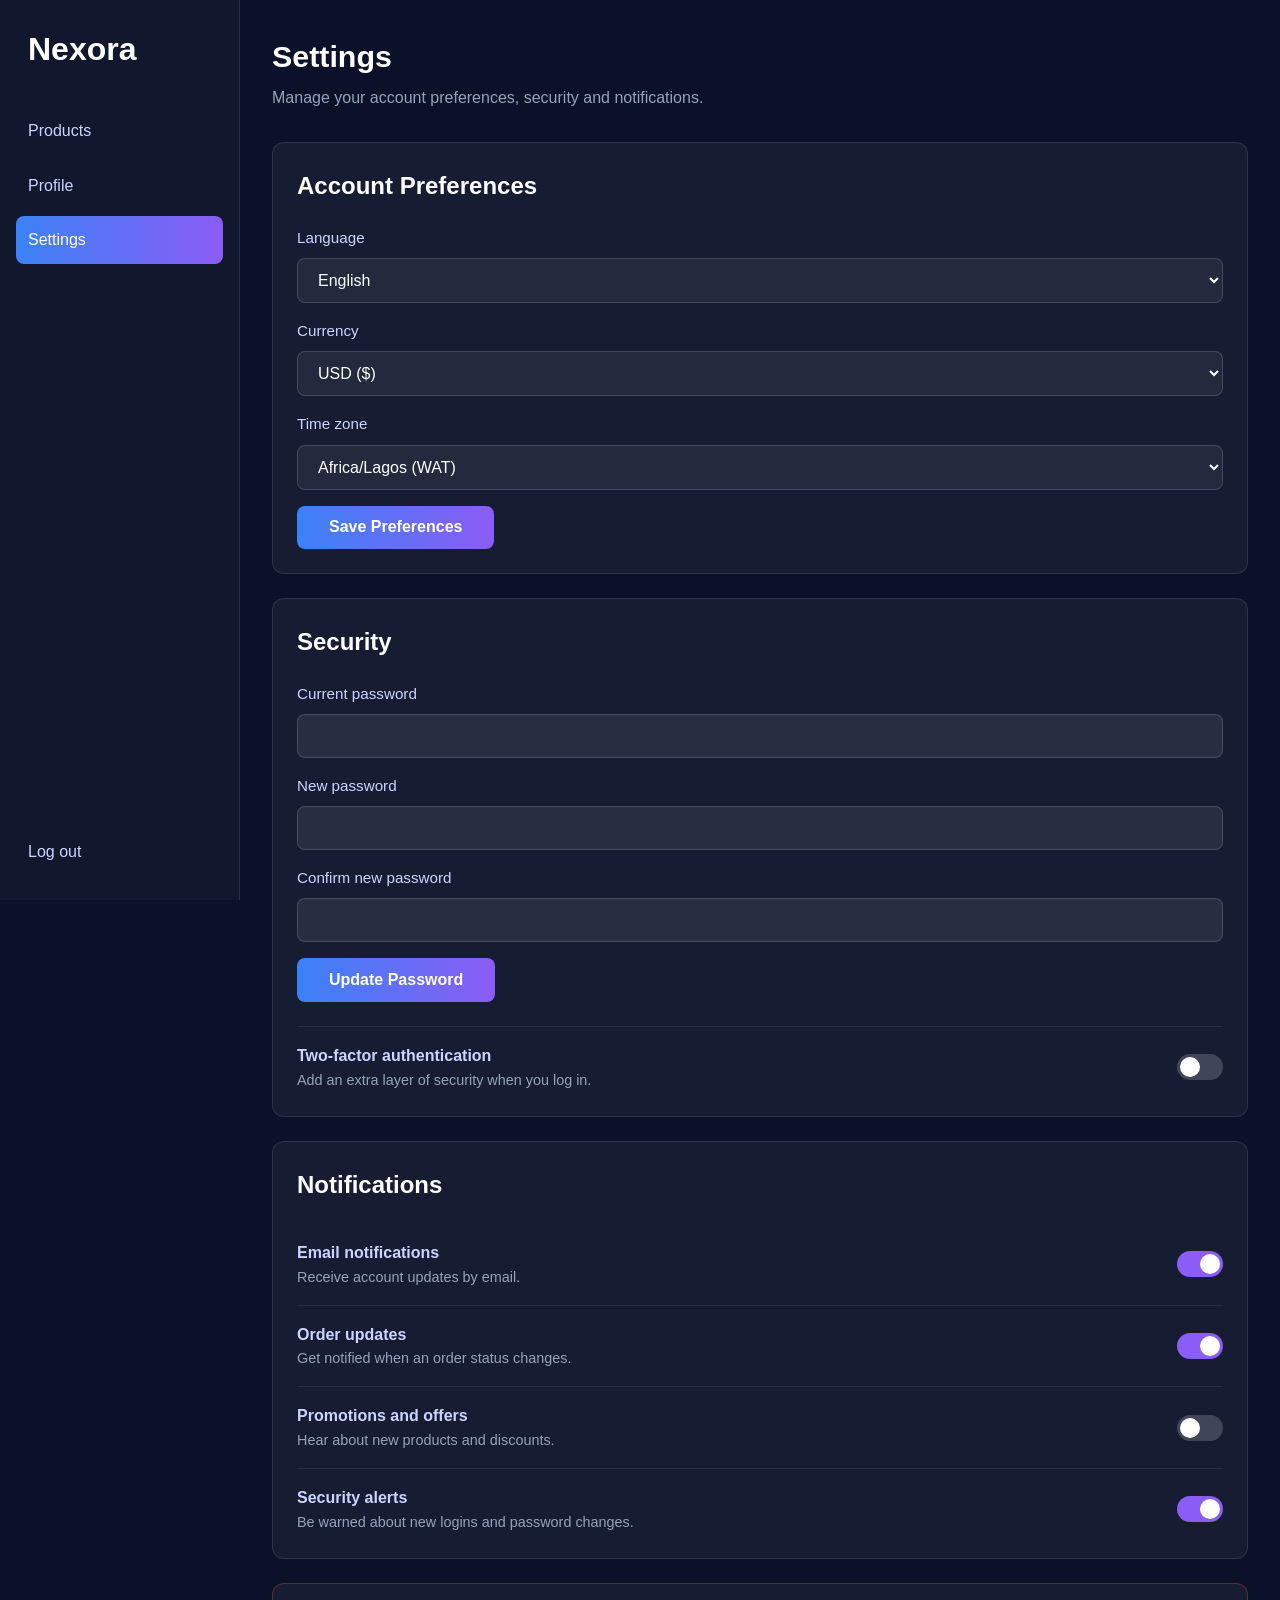
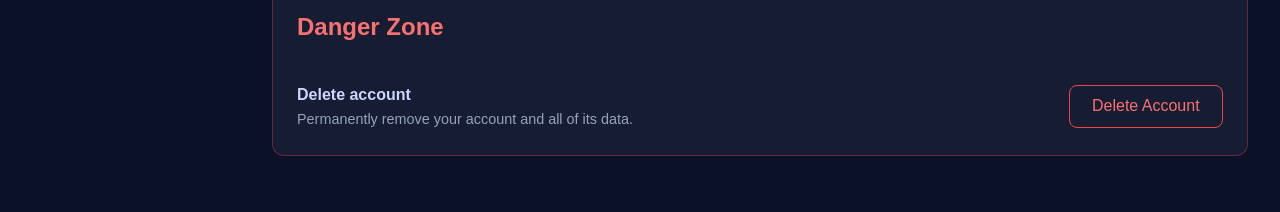
<file: settings.html>
<!DOCTYPE html>
<html lang="en">
<head>
    <meta charset="UTF-8">
    <meta name="viewport" content="width=device-width, initial-scale=1.0">
    <title>Settings | Nexora</title>
    <link rel="stylesheet" href="css/style.css">
    <link rel="stylesheet" href="css/auth.css">
    <link rel="stylesheet" href="css/dashboard.css">
    <link rel="stylesheet" href="css/responsive.css">
</head>
<body>
  <div class="dashboard">

    <aside class="sidebar">
      <a href="./dashboard.html" class="logo">Nexora</a>
      <nav class="side-nav">
        <ul>
          <li><a href="products.html">Products</a></li>
          <li><a href="profile.html">Profile</a></li>
          <li><a href="settings.html" class="active">Settings</a></li>
        </ul>
      </nav>
      <a href="login.html" class="logout">Log out</a>
    </aside>

    <main class="content">
      <section class="welcome">
        <h1>Settings</h1>
        <p>Manage your account preferences, security and notifications.</p>
      </section>

      <section class="panel">
        <h2>Account Preferences</h2>
        <form action="#" method="post" class="profile-form">
          <div class="form-row">
            <div class="form-group">
              <label for="language">Language</label>
              <select id="language">
                <option>English</option>
                <option>French</option>
                <option>Spanish</option>
              </select>
            </div>
            <div class="form-group">
              <label for="currency">Currency</label>
              <select id="currency">
                <option>USD ($)</option>
                <option>NGN (₦)</option>
                <option>EUR (€)</option>
                <option>GBP (£)</option>
              </select>
            </div>
          </div>
          <div class="form-group">
            <label for="timezone">Time zone</label>
            <select id="timezone">
              <option>Africa/Lagos (WAT)</option>
              <option>Europe/London (GMT)</option>
              <option>America/New_York (EST)</option>
            </select>
          </div>
          <button type="submit" class="auth-btn">Save Preferences</button>
        </form>
      </section>

      <!-- Security -->
      <section class="panel">
        <h2>Security</h2>
        <form action="#" method="post" class="profile-form">
          <div class="form-group">
            <label for="current-password">Current password</label>
            <input type="password" id="current-password" autocomplete="current-password">
          </div>
          <div class="form-row">
            <div class="form-group">
              <label for="new-password">New password</label>
              <input type="password" id="new-password" autocomplete="new-password" minlength="8">
            </div>
            <div class="form-group">
              <label for="confirm-new-password">Confirm new password</label>
              <input type="password" id="confirm-new-password" autocomplete="new-password">
            </div>
          </div>
          <button type="submit" class="auth-btn">Update Password</button>
        </form>

        <div class="setting-row">
          <div>
            <h3>Two-factor authentication</h3>
            <p>Add an extra layer of security when you log in.</p>
          </div>
          <label class="switch">
            <input type="checkbox" aria-label="Two-factor authentication">
            <span class="slider"></span>
          </label>
        </div>
      </section>

      <!-- Notifications -->
      <section class="panel">
        <h2>Notifications</h2>

        <div class="setting-row">
          <div>
            <h3>Email notifications</h3>
            <p>Receive account updates by email.</p>
          </div>
          <label class="switch">
            <input type="checkbox" aria-label="Email notifications" checked>
            <span class="slider"></span>
          </label>
        </div>

        <div class="setting-row">
          <div>
            <h3>Order updates</h3>
            <p>Get notified when an order status changes.</p>
          </div>
          <label class="switch">
            <input type="checkbox" aria-label="Order updates" checked>
            <span class="slider"></span>
          </label>
        </div>

        <div class="setting-row">
          <div>
            <h3>Promotions and offers</h3>
            <p>Hear about new products and discounts.</p>
          </div>
          <label class="switch">
            <input type="checkbox" aria-label="Promotions and offers">
            <span class="slider"></span>
          </label>
        </div>

        <div class="setting-row">
          <div>
            <h3>Security alerts</h3>
            <p>Be warned about new logins and password changes.</p>
          </div>
          <label class="switch">
            <input type="checkbox" aria-label="Security alerts" checked>
            <span class="slider"></span>
          </label>
        </div>
      </section>

      
      <section class="panel danger-zone">
        <h2>Danger Zone</h2>
        <div class="setting-row">
          <div>
            <h3>Delete account</h3>
            <p>Permanently remove your account and all of its data.</p>
          </div>
          <button type="button" class="danger-btn">Delete Account</button>
        </div>
      </section>
    </main>

  </div>
</body>
</html>
</file>
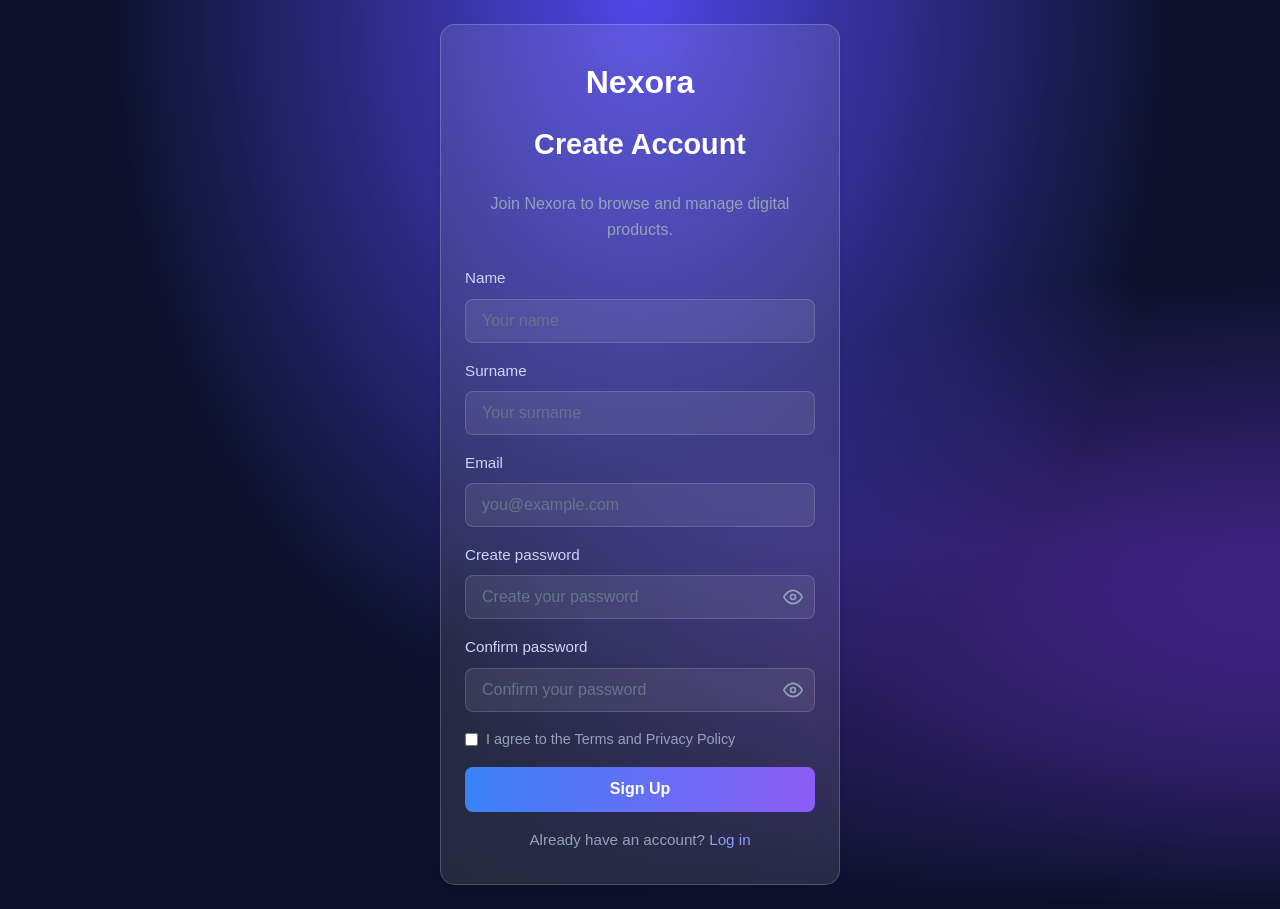
<file: signup.html>
<!DOCTYPE html>
<html lang="en">
<head>
    <meta charset="UTF-8">
    <meta name="viewport" content="width=device-width, initial-scale=1.0">
    <title>Sign up | Nexora</title>
    <link rel="stylesheet" href="css/style.css">
    <link rel="stylesheet" href="css/auth.css">
    <link rel="stylesheet" href="css/responsive.css">
</head>
<body class="auth-page">
    <main class="auth-card">
        <a href="index.html" class="logo">Nexora</a>
        <h1>Create Account</h1>
        <p class="auth-sub">Join Nexora to browse and manage digital products.</p>

        <form action="#" method="post">
            <div class="form-row">
                <div class="form-group">
                    <label for="name">Name</label>
                    <input type="text" id="name" name="name" placeholder="Your name" autocomplete="given-name" required>
                </div>
                <div class="form-group">
                    <label for="surname">Surname</label>
                    <input type="text" id="surname" name="surname" placeholder="Your surname" autocomplete="family-name" required>
                </div>
            </div>

            <div class="form-group">
                <label for="email">Email</label>
                <input type="email" id="email" name="email" placeholder="you@example.com" autocomplete="email" required>
            </div>

            <div class="form-group">
                <label for="password">Create password</label>
                <div class="input-wrap">
                    <input type="password" id="password" name="password" placeholder="Create your password" autocomplete="new-password" minlength="8" required>
                    <button type="button" class="toggle-password" aria-label="Show password">
                        <svg width="20" height="20" viewBox="0 0 24 24" fill="none" stroke="currentColor" stroke-width="2" stroke-linecap="round" stroke-linejoin="round">
                            <path d="M1 12s4-8 11-8 11 8 11 8-4 8-11 8-11-8-11-8z"></path>
                            <circle cx="12" cy="12" r="3"></circle>
                        </svg>
                    </button>
                </div>
            </div>

            <div class="form-group">
                <label for="confirm-password">Confirm password</label>
                <div class="input-wrap">
                    <input type="password" id="confirm-password" name="confirm-password" placeholder="Confirm your password" autocomplete="new-password" required>
                    <button type="button" class="toggle-password" aria-label="Show password">
                        <svg width="20" height="20" viewBox="0 0 24 24" fill="none" stroke="currentColor" stroke-width="2" stroke-linecap="round" stroke-linejoin="round">
                            <path d="M1 12s4-8 11-8 11 8 11 8-4 8-11 8-11-8-11-8z"></path>
                            <circle cx="12" cy="12" r="3"></circle>
                        </svg>
                    </button>
                </div>
            </div>

            <div class="form-options">
                <label class="remember">
                    <input type="checkbox" name="terms" required>
                    I agree to the Terms and Privacy Policy
                </label>
            </div>

            <button type="submit" class="auth-btn">Sign Up</button>
        </form>

        <p class="auth-switch">Already have an account? <a href="login.html">Log in</a></p>
    </main>
</body>
</html>
</file>
<file: css/style.css>
* {
    margin: 0;
    padding: 0;
    box-sizing: border-box;
}

body {
    font-family: Arial, sans-serif;
    background-color: #0a1128;
    color: #fff;
    line-height: 1.6;
}

.logo {
    font-size: 32px;
    font-weight: 700;
    color: #fff;
    text-decoration: none;
}

.navbar {
    background-color: #0a1128;
    color: #fff;
    padding: 1rem 2rem;
    justify-content: space-between;
    display: flex;
    align-items: center;
}

.nav-links {
    display: flex;
    list-style: none;
    gap: 1.5rem;
}

.nav-links a {
    color: #cbd5ff;
    text-decoration: none;
}

.nav-links a:hover {color: #fff;}

.hero {
    text-align: center;
    padding: 6rem 1.5rem;
    background: linear-gradient(to bottom, transparent 60%, #0a1128 100%),
                radial-gradient(ellipse at top, #4f46e5 0%, transparent 60%),
                radial-gradient(ellipse at bottom right, #7c3aed 0%, transparent 50%), #0a1128; 
}

.hero h1 {
    font-size: 3rem;
    animation: slideUp 0.8s ease both;
}

.hero p {
    margin-top: 1rem;
    margin-bottom: 2rem;
    animation: slideUp 0.8s ease 0.2s both;
}

.btn {
    display: inline-block;
    padding: 0.75rem 1.5rem;
    background: linear-gradient(90deg, #3b82f6, #8b5cf6);
    color: #fff;
    text-decoration: none;
    border-radius: 8px;
    transition: transform 0.3s , box-shadow 0.3s;
    animation: slideUp 0.8s ease 0.4s both;
}

.btn:hover {
    transform: translateY(-5px);
    box-shadow: 0 8px 20px rgba(139, 92, 246, 0.4);
}

@keyframes slideUp {
    from {
        opacity: 0;
        transform: translateY(30px);
    }
    to {
        opacity: 1;
        transform: translateY(0);
    }
}

.features {
    display: grid;
    gap: 2rem;
    padding: 4rem 1.5rem;
    text-align: center;
}

.features h2 {
    margin-bottom: 2rem;
    font-size: 1.5rem;
}

.features-grid {
    display: grid;
    gap: 2rem;
    max-width: 1100px;
    margin: 0 auto;
    grid-template-columns: repeat(auto-fit, minmax(min(250px, 100%), 1fr));
}

.card {
    background-color: rgba(255, 255, 255, 0.05);
    border: 1px solid rgba(255, 255, 255, 0.1);
    padding: 2rem 1.5rem;
    border-radius: 12px;
    transition: transform 0.3s, box-shadow 0.3s, border-color 0.3s;
    min-width: 0;
}

.card:hover {
    transform: translateY(-8px);
    box-shadow: 0 12px 30px rgba(139, 92, 246, 0.3);
    border-color: rgba(139, 92, 246, 0.5);
}

.card h3 {
    margin-bottom: 1rem;
    font-size: 1.25rem;
    color: #cfd5ff;
}

.card p {
    color: #94a3b8;
}

.products-preview {
    padding: 4rem 1.5rem;
    text-align: center;
}

.products-preview h2 {
    margin-bottom: 2rem;
    font-size: 1.5rem;
}

.products-grid {
    display: grid;
    gap: 1.5rem;
    max-width: 1100px;
    margin: 0 auto;
    grid-template-columns: repeat(auto-fit, minmax(260px, 1fr));
}

.product-card {
    background-color: rgba(255, 255, 255, 0.05);
    border: 1px solid rgba(255, 255, 255, 0.1);
    padding: 1rem;
    border-radius: 12px;
    overflow: hidden;
    transition: transform 0.3s, box-shadow 0.3s, border-color 0.3s;
    min-width: 0;
}

.product-card:hover {
    transform: translateY(-8px);
    box-shadow: 0 12px 30px rgba(139, 92, 246, 0.3);
    border-color: rgba(139, 92, 246, 0.5);
}

.product-card img {
    display: block;
    width: 100%;
    height: 200px;
    object-fit: contain;
    margin-bottom: 1rem;
}

.product-card h3 {
    margin-bottom: 0.5rem;
    color: #cfd5ff;
}

.price {
    color: #fff;
    font-weight: 700;
    margin-bottom: 1rem;
}

.btn-small {
    padding: 0.5rem 1rem;
    display: inline-block;
    background: linear-gradient(90deg, #3b82f6, #8b5cf6);
    color: #fff;
    text-decoration: none;
    border-radius: 6px;
}

.footer {
  padding: 2rem 1.5rem;
  border-top: 1px solid rgba(255, 255, 255, 0.1);
  color: #94a3b8;
}

.footer-grid {
  display: grid;
  gap: 1.5rem;
  max-width: 1100px;
  margin: 0 auto;
  grid-template-columns: repeat(auto-fit, minmax(200px, 1fr));
}

.footer-logo {
  font-size: 24px;
  color: #fff;
  margin-bottom: 1rem;
}

.footer-col  h4 {
  margin-bottom: 1rem;
  font-size: 1.1rem;
  color: #cfd5ff;
}

.footer-col ul {
  list-style: none;
}

.footer-col li {
  margin-bottom: 0.5rem;
}

.footer-col a {
  color: #94a3b8;
  text-decoration: none;
  transition: color 0.3s;
}

.footer-col a:hover {
  color: #fff;
}

.copyright {
  text-align: center;
  padding-top: 2rem;
  font-size: 0.9rem;
  border-top: 1px solid rgba(255, 255, 255, 0.1);
}

html {
    scroll-behavior: smooth;
}

.page-header {
    text-align: center;
    padding: 3rem 1.5rem 1rem;
}

.page-header h1 {
    font-size: 2.4rem;
}

.page-header p {
    color: #94a3b8;
    margin-top: 0.5rem;
}

.category-bar {
    display: flex;
    flex-wrap: wrap;
    justify-content: center;
    gap: 0.75rem;
    padding: 1.5rem;
}

.chip {
    padding: 0.5rem 1.25rem;
    border: 1px solid rgba(255, 255, 255, 0.2);
    border-radius: 999px;
    color: #cbd5ff;
    text-decoration: none;
    transition: background 0.3s, color 0.3s, border-color 0.3s;
}

.chip:hover,
.chip.active {
    background: linear-gradient(90deg, #3b82f6, #8b5cf6);
    border-color: transparent;
    color: #fff;
}

.product-section {
    max-width: 1100px;
    margin: 0 auto;
    padding: 2rem 2rem 1rem;
}

.product-section h2 {
    margin-bottom: 1.5rem;
    padding-left: 0.75rem;
    border-left: 4px solid #8b5cf6;
}

.nav-links a.active {
    color: #fff;
}

.nav-links a.active {
    color: #fff;
    border-bottom: 2px solid #8b5cf6;
    padding-bottom: 4px;
}

.back-link {
    display: inline-block;
    margin: 1.5rem 2rem 0;
    color: #8b9dff;
    text-decoration: none;
    transition: color 0.3s;
}

.back-link:hover {
    color: #fff;
}

.product-detail {
    display: grid;
    grid-template-columns: minmax(0, 1fr);
    gap: 3rem;
    align-items: start;
    max-width: 1000px;
    margin: 0 auto;
    padding: 2rem;
}

.detail-image {
    background: rgba(255, 255, 255, 0.05);
    border: 1px solid rgba(255, 255, 255, 0.1);
    border-radius: 16px;
    padding: 1.5rem;
}

.detail-image img {
    display: block;
    width: 100%;
    aspect-ratio: 1 / 1;
    object-fit: contain;
}

.tag {
    display: inline-block;
    padding: 0.25rem 0.75rem;
    background: rgba(139, 92, 246, 0.2);
    border-radius: 999px;
    color: #cbd5ff;
    font-size: 0.85rem;
}

.detail-info h1 {
    margin: 0.75rem 0 0.5rem;
    font-size: 2.2rem;
}

.detail-price {
    font-size: 1.8rem;
    font-weight: 700;
    margin-bottom: 1rem;
}

.detail-desc {
    color: #94a3b8;
    margin-bottom: 1.5rem;
}

.specs {
    display: grid;
    grid-template-columns: auto 1fr;
    gap: 0.6rem 1.5rem;
    padding: 1rem 1.25rem;
    margin-bottom: 1.75rem;
    background: rgba(255, 255, 255, 0.04);
    border-radius: 10px;
}

.specs dt {
    color: #cbd5ff;
    font-weight: 600;
}

.specs dd {
    color: #94a3b8;
}

.buy-row {
    display: flex;
    align-items: flex-end;
    gap: 1rem;
}

.qty label {
    display: block;
    margin-bottom: 0.3rem;
    color: #cbd5ff;
    font-size: 0.9rem;
}

.qty input {
    width: 80px;
    padding: 0.7rem;
    background: rgba(255, 255, 255, 0.06);
    border: 1px solid rgba(255, 255, 255, 0.15);
    border-radius: 8px;
    color: #fff;
    font-size: 1rem;
}

.qty input:focus {
    outline: none;
    border-color: #8b5cf6;
    box-shadow: 0 0 0 3px rgba(139, 92, 246, 0.25);
}

.buy-btn {
    flex: 1;
    padding: 0.8rem 1.5rem;
    background: linear-gradient(90deg, #3b82f6, #8b5cf6);
    border: none;
    border-radius: 8px;
    color: #fff;
    font-size: 1rem;
    font-weight: 600;
    cursor: pointer;
    transition: transform 0.3s, box-shadow 0.3s;
    white-space: nowrap;
}

.buy-btn:hover {
    transform: translateY(-3px);
    box-shadow: 0 8px 20px rgba(139, 92, 246, 0.4);
}

.contact-layout {
    display: grid;
    grid-template-columns: minmax(0, 1fr);
    gap: 2rem;
    align-items: start;
    max-width: 1000px;
    margin: 0 auto;
    padding: 2rem;
}

.contact-info {
    display: grid;
    gap: 1rem;
}

.contact-card {
    padding: 1.5rem;
    background: rgba(255, 255, 255, 0.05);
    border: 1px solid rgba(255, 255, 255, 0.1);
    border-radius: 12px;
    min-width: 0;
}

.contact-card h2 {
    margin-bottom: 1.25rem;
}

.contact-card h3 {
    margin-bottom: 0.4rem;
    font-size: 1rem;
    color: #cbd5ff;
}

.contact-card p {
    color: #94a3b8;
}

.contact-card p a {
    color: #94a3b8;
    text-decoration: none;
    transition: color 0.3s;
}

.contact-card p a:hover {
    color: #fff;
}

.socials {
    display: flex;
    flex-wrap: wrap;
    gap: 0.75rem;
    margin-top: 0.5rem;
}

.socials .chip {
    padding: 0.4rem;
    font-size: 0.9rem;
}
</file>
<file: css/responsive.css>
@media (max-width: 768px) {
    .navbar {
        padding: 1rem 1.25rem;
    }

    .hero {
        padding: 4rem 1.25rem;
    }

    .hero h1 {
        font-size: 2.2rem;
    }

    .features,
    .products-preview {
        padding: 3rem 1.25rem;
    }

    .features h2,
    .products-preview h2 {
        font-size: 1.7rem;
        margin-bottom: 1.75rem;
    }

    .footer {
        padding: 2.5rem 1.25rem 1.25rem;
    }
}


@media (max-width: 480px) {
    .navbar {
        flex-direction: column;
        gap: 0.75rem;
        padding: 1rem;
    }

    .logo {
        font-size: 26px;
    }

    .nav-links {
        gap: 1rem;
        font-size: 0.95rem;
        justify-content: center;
        flex-wrap: wrap;
    }

    .hero {
        padding: 3rem 1rem;
    }

    .hero h1 {
        font-size: 1.8rem;
    }

    .hero p {
        font-size: 0.95rem;
    }

    .btn {
        padding: 0.7rem 1.25rem;
    }

    .card {
        padding: 1.5rem 1rem;
    }

    .product-card img {
        height: 170px;
    }

    .footer-grid {
        text-align: center;
    }
}
@media (max-width: 768px) {
    .product-detail {
        grid-template-columns: minmax(0, 1fr);
        gap: 1.5rem;
        padding: 1.25rem;
    }

    .back-link {
        margin-left: 1.25rem;
    }
}

@media (max-width: 768px) {
    .dashboard {
        grid-template-columns: 1fr;
    }

    .sidebar {
        position: static;
        height: auto;
        flex-direction: row;
        flex-wrap: wrap;
        align-items: center;
        justify-content: space-between;
        gap: 0.75rem;
        padding: 1rem;
        border-right: none;
        border-bottom: 1px solid rgba(255, 255, 255, 0.1);
    }

    .sidebar .logo {
        margin-bottom: 0;
    }

    .side-nav ul {
        display: flex;
        flex-wrap: wrap;
        gap: 0.25rem;
    }

    .side-nav a,
    .logout {
        padding: 0.5rem 0.6rem;
    }

    .side-nav li {
        margin-bottom: 0;
    }

    .logout {
        margin-top: 0;
    }

    .content {
        padding: 1.25rem;
    }
}
</file>
<file: css/auth.css>
.auth-page {
  display: flex;
  padding: 1.5rem;
  justify-content: center;
  align-items: center;
  min-height: 100vh;
  background: linear-gradient(to bottom, transparent 60%, #0a1128 100%),
              radial-gradient(ellipse at top, #4f46e5 0%, transparent 60%),
              radial-gradient(ellipse at bottom right, #7c3aed 0%, transparent 50%), #0a1128;
}

.auth-card {
  background: rgba(255, 255, 255, 0.1);
  padding: 2rem 1.5rem;
  border-radius: 15px;
  border: 1px solid rgba(255, 255, 255, 0.2);
  box-shadow: 0 4px 6px rgba(0, 0, 0, 0.1);
  width: 100%;
  max-width: 400px;
  backdrop-filter: blur(10px);
  animation: slideUp 0.8s ease both;
}

.auth-card .logo  {
  text-align: center;
  margin-bottom: 0.8rem;
  display: block;
}

.auth-card .logo,
.auth-card .logo a {
    text-decoration: none;
    color: #fff;
}


.auth-card h1 {
  text-align: center;
  margin-bottom: 1.5rem;
  font-size: 1.8rem;
}

.auth-sub {
    text-align: center;
    margin: 0.5rem 0 1.5rem;
    color: #94a3b8;
}

.form-group {
  margin-bottom: 1rem;
}

.form-group label {
  display: block;
  margin-bottom: 0.5rem;
  color: #cbd5ff;
  font-size: 0.95rem;
}

.form-group input {
  width: 100%;
  padding: 0.75rem 1rem;
  border-radius: 8px;
  border: 1px solid rgba(255, 255, 255, 0.15);
  background: rgba(255, 255, 255, 0.08);
  color: #fff;
  font-size: 1rem;
  transition: border-color 0.3s, box-shadow 0.3s;
}

.form-group input:focus {
  border-color: #8b5cf6;
  box-shadow: 0 0 0 3px rgba(139, 92, 246, 0.3);
  outline: none;
}

.form-group input::placeholder {
  color: #64748b;
}

.input-wrap {
    position: relative;
}

.input-wrap input {
    padding-right: 2.5rem;
}

.toggle-password {
    position: absolute;
    top: 50%;
    right: 0.75rem;
    transform: translateY(-50%);
    cursor: pointer;
    display: flex;
    background: none;
    border: none;
    transition: color 0.3s;
    color: #94a3b8;
}

.toggle-password:hover {
    color: #fff;
}

.form-options {
  display: flex;
  justify-content: space-between;
  align-items: center;
  margin-bottom: 1rem;
  font-size: 0.9rem;
}

.remember {
  display: flex;
  align-items: center;
  gap: 0.5rem;
  color:#94a3b8;
  cursor: pointer;
}

.remember input {
  accent-color: #8b5cf6;
}

.form-options a,
.auth-switch a {
  color: #8b9dff;
  text-decoration: none;
  transition: color 0.3s;
}

.form-options a:hover,
.auth-switch a:hover {
  color: #fff;
}

.auth-btn {
  width: 100%;
  padding: 0.85rem;
  background: linear-gradient(90deg, #3b82f6, #8b5cf6);
  color: #fff;
  border: none;
  border-radius: 8px;
  font-size: 1rem;
  font-weight: 600;
  cursor: pointer;
  transition: transform 0.3s, box-shadow 0.3s;
}

.auth-btn:hover {
  transform: translateY(-3px);
  box-shadow: 0 8px 18px rgba(139, 92, 246, 0.4);
}

.auth-switch {
  text-align: center;
  margin-top: 1rem;
  font-size: 0.95rem;
  color: #94a3b8;
}

.form-row {
    display: grid;
    grid-template-columns: 1fr;
    gap: 0;
}

.reset-step {
    margin: 1.75rem 0 0;
    padding: 1rem 1rem 1rem 2.5rem;
    background: rgba(255, 255, 255, 0.04);
    border-radius: 8px;
    color: #94a3b8;
    font-size: 0.9rem;
}

.reset-step li {
    margin-bottom: 0.4rem;
}

.reset-step li::marker {
    color: #8b5cf6;
    font-weight: 700;
}
.form-group textarea {
    width: 100%;
    padding: 0.75rem 1rem;
    background: rgba(255, 255, 255, 0.06);
    border: 1px solid rgba(255, 255, 255, 0.15);
    border-radius: 8px;
    color: #fff;
    font-family: inherit;
    font-size: 1rem;
    resize: vertical;
    transition: border-color 0.3s, box-shadow 0.3s;
}

.form-group textarea:focus {
    outline: none;
    border-color: #8b5cf6;
    box-shadow: 0 0 0 3px rgba(139, 92, 246, 0.25);
}

.form-group select {
    width: 100%;
    padding: 0.75rem 1rem;
    background: rgba(255, 255, 255, 0.06);
    border: 1px solid rgba(255, 255, 255, 0.15);
    border-radius: 8px;
    color: #fff;
    font-size: 1rem;
    cursor: pointer;
    transition: border-color 0.3s, box-shadow 0.3s;
}

.form-group select:focus {
    outline: none;
    border-color: #8b5cf6;
    box-shadow: 0 0 0 3px rgba(139, 92, 246, 0.25);
}

.form-group select option {
    background: #1a2140;
    color: #fff;
}

.form-group input:-webkit-autofill {
    -webkit-text-fill-color: #fff;
    box-shadow: 0 0 0 1000px #1a2140 inset;
    caret-color: #fff;
}
</file>
<file: css/dashboard.css>
.dashboard {
    display: grid;
    grid-template-columns: 240px 1fr;
    min-height: 100vh;
}

/* sidebar */
.sidebar {
    position: sticky;
    top: 0;
    height: 100vh;
    display: flex;
    flex-direction: column;
    padding: 1.5rem 1rem;
    background: rgba(255, 255, 255, 0.03);
    border-right: 1px solid rgba(255, 255, 255, 0.1);
}

.sidebar .logo {
    padding: 0 0.75rem;
    margin-bottom: 2rem;
}

.side-nav ul {
    list-style: none;
}

.side-nav li {
    margin-bottom: 0.4rem;
}

.side-nav a,
.logout {
    display: block;
    padding: 0.7rem 0.75rem;
    border-radius: 8px;
    color: #cbd5ff;
    text-decoration: none;
    transition: background 0.3s, color 0.3s;
}

.side-nav a:hover,
.logout:hover {
    background: rgba(255, 255, 255, 0.08);
    color: #fff;
}

.side-nav a.active {
    background: linear-gradient(90deg, #3b82f6, #8b5cf6);
    color: #fff;
}

.logout {
    margin-top: auto;
}

/* main area */
.content {
    min-width: 0;
    padding: 2rem;
}

.welcome h1 {
    font-size: 1.9rem;
}

.welcome p {
    margin: 0.25rem 0 2rem;
    color: #94a3b8;
}


.stats-grid {
    display: grid;
    grid-template-columns: repeat(auto-fit, minmax(200px, 1fr));
    gap: 1.25rem;
    margin-bottom: 2.5rem;
}

.stat-card {
    padding: 1.25rem;
    background: rgba(255, 255, 255, 0.05);
    border: 1px solid rgba(255, 255, 255, 0.1);
    border-radius: 12px;
    transition: transform 0.3s, box-shadow 0.3s, border-color 0.3s;
}

.stat-card:hover {
    transform: translateY(-5px);
    box-shadow: 0 10px 25px rgba(139, 92, 246, 0.25);
    border-color: #8b5cf6;
}

.stat-label {
    color: #94a3b8;
    font-size: 0.9rem;
}

.stat-value {
    margin: 0.25rem 0;
    font-size: 1.9rem;
    font-weight: 700;
}

.stat-note {
    color: #8b9dff;
    font-size: 0.85rem;
}


.activity h2 {
    margin-bottom: 1rem;
}

.table-wrap {
    overflow-x: auto;
    background: rgba(255, 255, 255, 0.05);
    border: 1px solid rgba(255, 255, 255, 0.1);
    border-radius: 12px;
}

table {
    width: 100%;
    border-collapse: collapse;
    min-width: 480px;
}

th,
td {
    padding: 0.9rem 1.1rem;
    text-align: left;
}

th {
    color: #cbd5ff;
    font-size: 0.85rem;
    text-transform: uppercase;
    letter-spacing: 0.05em;
    border-bottom: 1px solid rgba(255, 255, 255, 0.1);
}

td {
    color: #cbd5e1;
    border-bottom: 1px solid rgba(255, 255, 255, 0.06);
}

tbody tr:last-child td {
    border-bottom: none;
}

tbody tr:hover {
    background: rgba(255, 255, 255, 0.04);
}

.badge {
    display: inline-block;
    padding: 0.2rem 0.7rem;
    border-radius: 999px;
    font-size: 0.8rem;
    font-weight: 600;
}

.badge.completed {
    background: rgba(34, 197, 94, 0.15);
    color: #4ade80;
}

.badge.pending {
    background: rgba(234, 179, 8, 0.15);
    color: #facc15;
}

.badge.failed {
    background: rgba(239, 68, 68, 0.15);
    color: #f87171;
}

/* reusable card */
.panel {
    padding: 1.5rem;
    margin-bottom: 1.5rem;
    background: rgba(255, 255, 255, 0.05);
    border: 1px solid rgba(255, 255, 255, 0.1);
    border-radius: 12px;
}

.panel h2 {
    margin-bottom: 1.25rem;
}

/* profile header */
.profile-header {
    display: flex;
    align-items: center;
    flex-wrap: wrap;
    gap: 1.5rem;
}

.profile-header h2 {
    margin-bottom: 0.15rem;
}

.profile-meta p {
    margin-bottom: 0.5rem;
    color: #94a3b8;
}

.profile-header .ghost-btn {
    margin-left: auto;
}

.avatar {
    display: grid;
    place-items: center;
    width: 96px;
    height: 96px;
    border-radius: 50%;
    background: linear-gradient(135deg, #3b82f6, #8b5cf6);
    font-size: 2rem;
    font-weight: 700;
}

.tag {
    display: inline-block;
    padding: 0.25rem 0.75rem;
    background: rgba(139, 92, 246, 0.2);
    border-radius: 999px;
    color: #cbd5ff;
    font-size: 0.85rem;
}


.form-actions {
    display: flex;
    gap: 1rem;
    margin-top: 0.5rem;
}

.profile-form .auth-btn {
    width: auto;
    padding: 0.8rem 2rem;
}

.ghost-btn {
    padding: 0.8rem 1.5rem;
    background: transparent;
    border: 1px solid rgba(255, 255, 255, 0.25);
    border-radius: 8px;
    color: #cbd5ff;
    font-size: 1rem;
    cursor: pointer;
    transition: background 0.3s, color 0.3s, border-color 0.3s;
}

.ghost-btn:hover {
    background: rgba(255, 255, 255, 0.08);
    border-color: #8b5cf6;
    color: #fff;
}
/* setting rows */
.setting-row {
    display: flex;
    justify-content: space-between;
    align-items: center;
    gap: 1rem;
    padding: 1rem 0;
    border-bottom: 1px solid rgba(255, 255, 255, 0.08);
}

.setting-row:last-child {
    border-bottom: none;
    padding-bottom: 0;
}

.panel form + .setting-row {
    margin-top: 1.5rem;
    border-top: 1px solid rgba(255, 255, 255, 0.08);
}

.setting-row h3 {
    font-size: 1rem;
    color: #cbd5ff;
}

.setting-row p {
    font-size: 0.9rem;
    color: #94a3b8;
}


.switch {
    position: relative;
    display: inline-block;
    width: 46px;
    height: 26px;
    flex-shrink: 0;
}

.switch input {
    position: absolute;
    opacity: 0;
    width: 0;
    height: 0;
}

.slider {
    position: absolute;
    inset: 0;
    background-color: rgba(255, 255, 255, 0.18);
    border-radius: 999px;
    cursor: pointer;
    transition: background-color 0.3s;
}

.slider::before {
    content: "";
    position: absolute;
    top: 3px;
    left: 3px;
    width: 20px;
    height: 20px;
    background: #fff;
    border-radius: 50%;
    transition: transform 0.3s;
}

.switch input:checked + .slider {
    background-color: #8b5cf6;
}

.switch input:checked + .slider::before {
    transform: translateX(20px);
}

.switch input:focus-visible + .slider {
    box-shadow: 0 0 0 3px rgba(139, 92, 246, 0.4);
}

.danger-zone {
    border-color: rgba(239, 68, 68, 0.35);
}

.danger-zone h2 {
    color: #f87171;
}

.danger-btn {
    padding: 0.7rem 1.4rem;
    background: transparent;
    border: 1px solid #ef4444;
    border-radius: 8px;
    color: #f87171;
    font-size: 1rem;
    cursor: pointer;
    white-space: nowrap;
    transition: background 0.3s, color 0.3s;
}

.danger-btn:hover {
    background: #ef4444;
    color: #fff;
}
</file>
